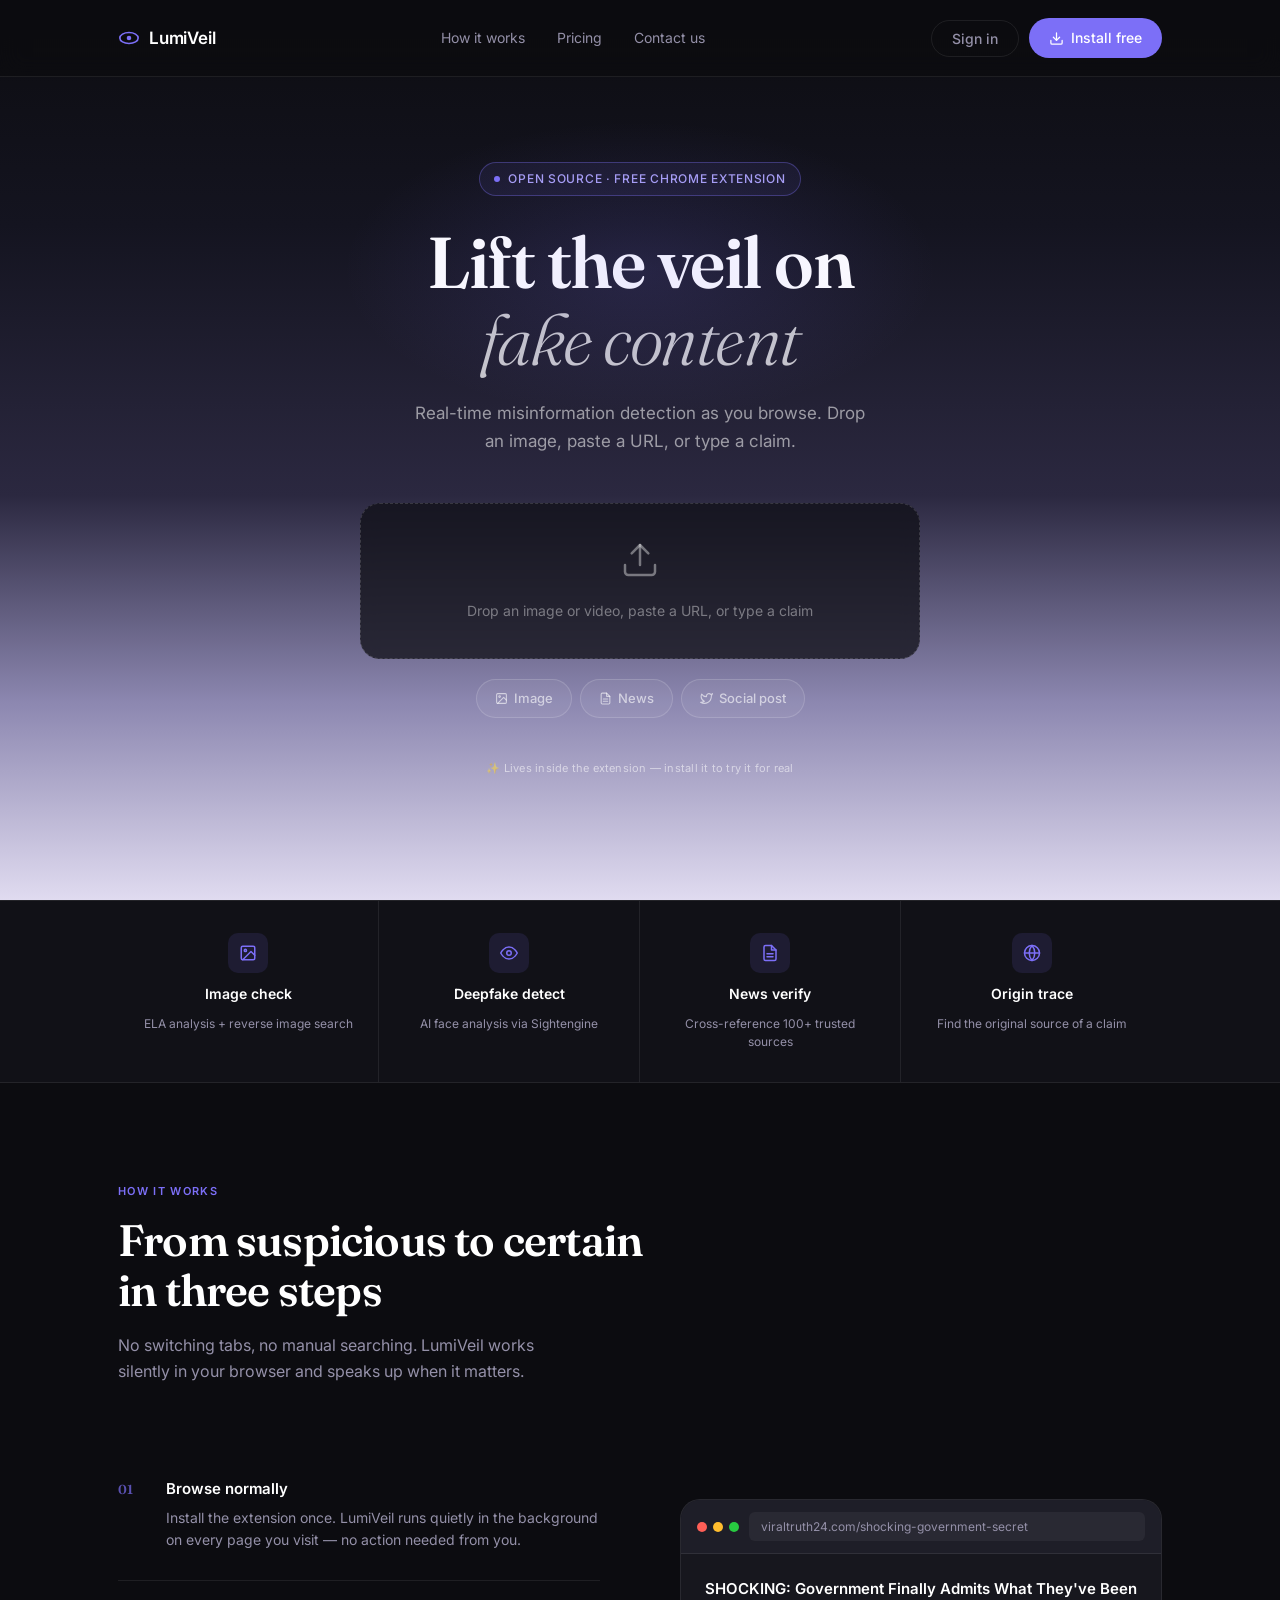
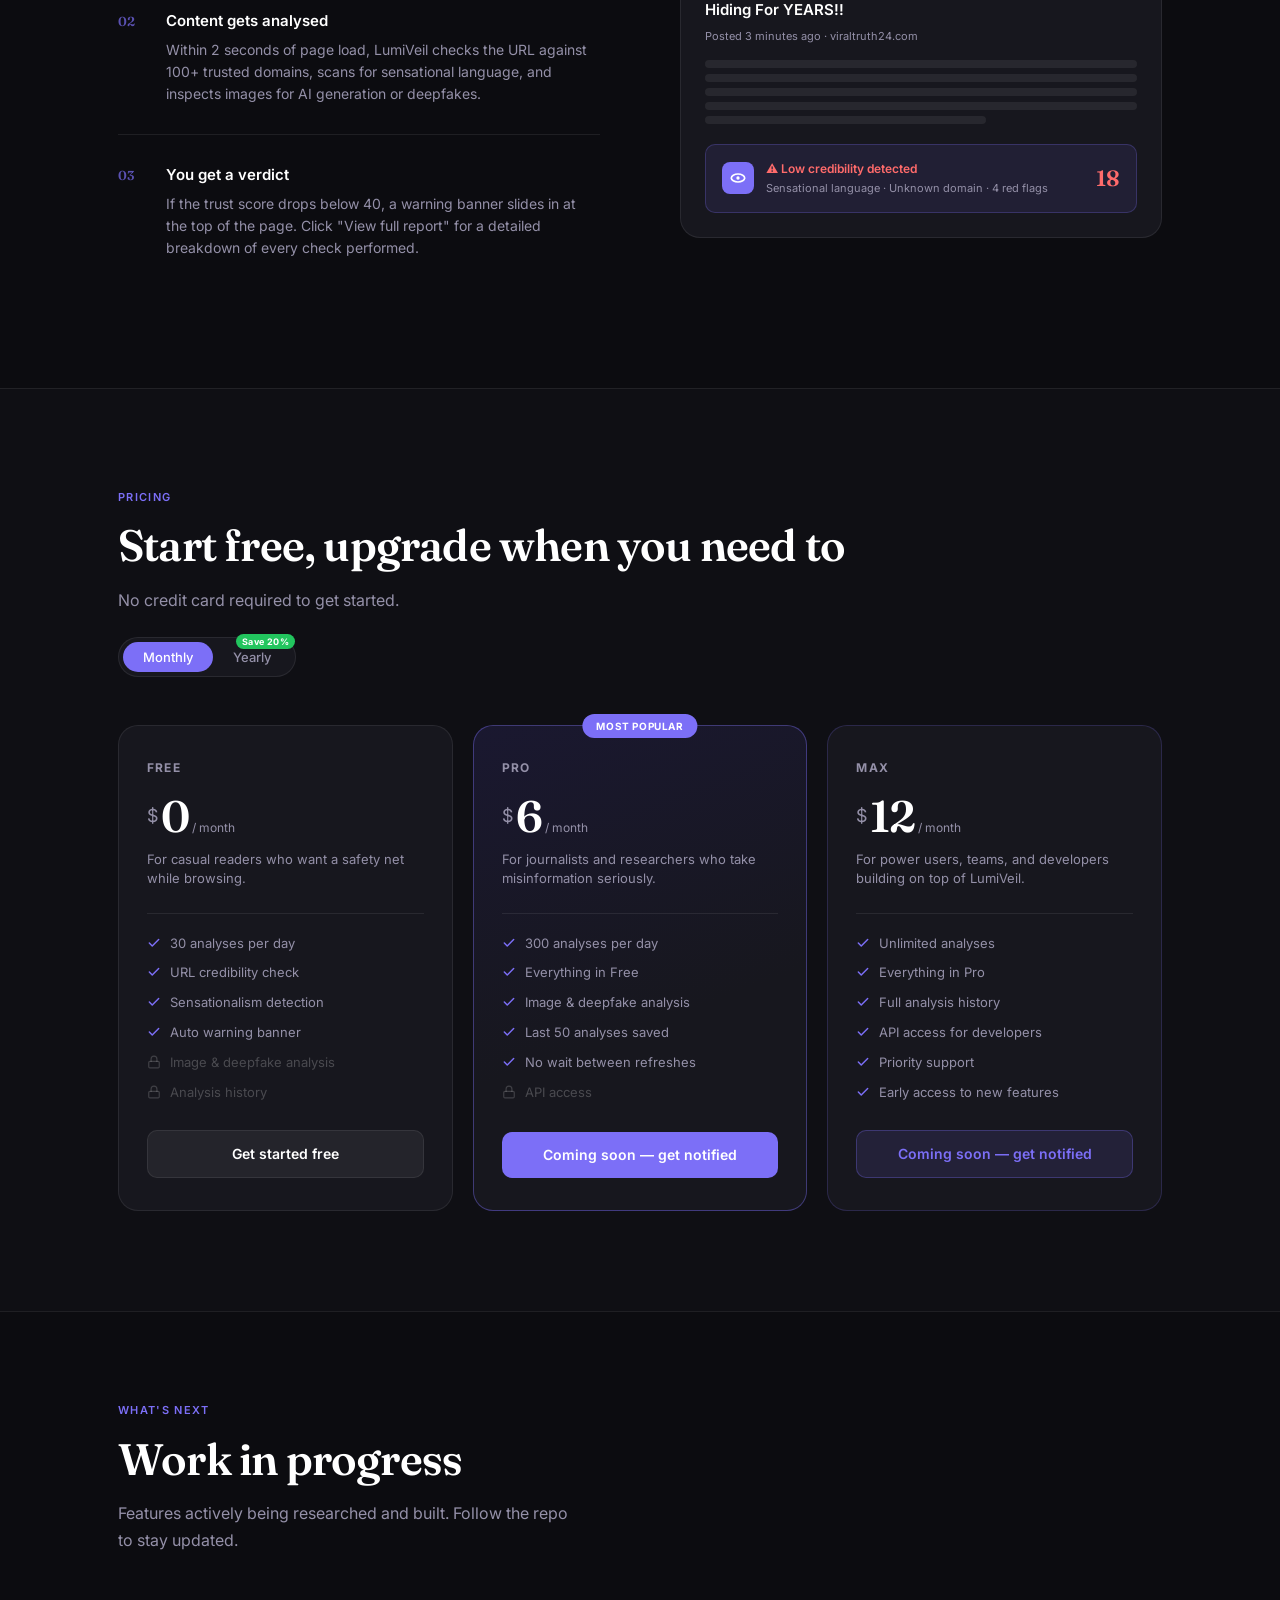
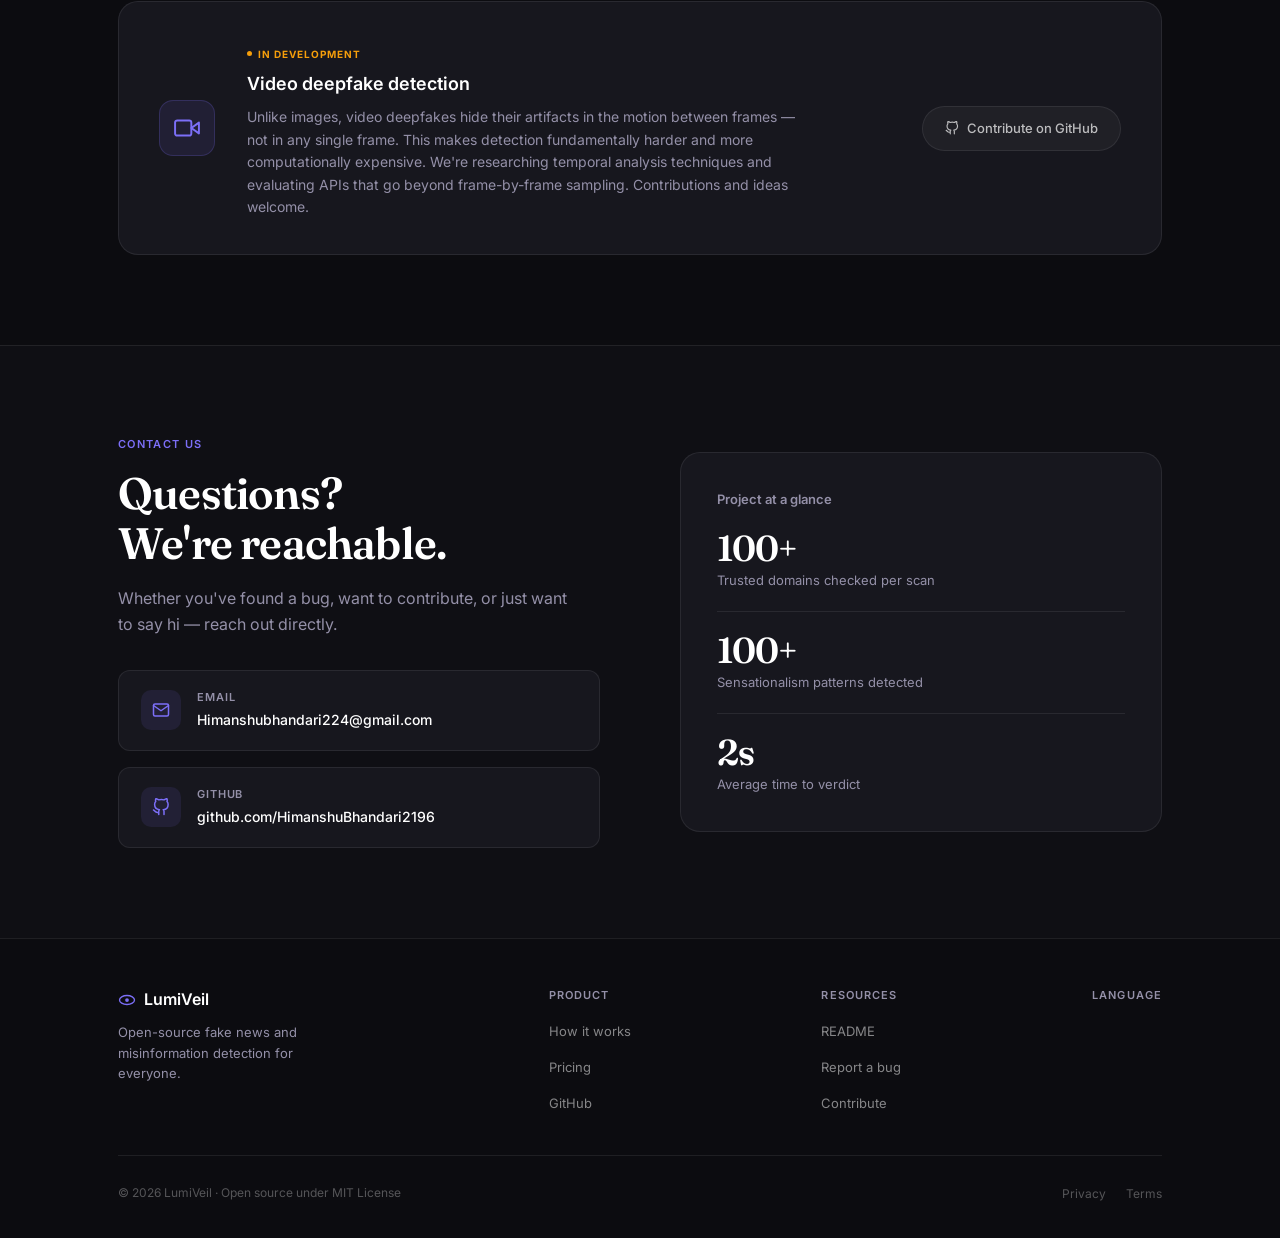
<file: index.html>
<!DOCTYPE html>
<html lang="en">
<head>
  <meta charset="UTF-8" />
  <meta name="viewport" content="width=device-width, initial-scale=1.0" />
  <title>LumiVeil — Lift the veil on fake content</title>
  <meta name="description" content="LumiVeil detects fake news, misinformation, and AI-manipulated images in real time as you browse. Free Chrome extension." />

  <link rel="preconnect" href="https://fonts.googleapis.com" />
  <link rel="preconnect" href="https://fonts.gstatic.com" crossorigin />
  <link href="https://fonts.googleapis.com/css2?family=Fraunces:ital,opsz,wght@0,9..144,300;0,9..144,600;1,9..144,300&family=Inter:wght@400;500;600&display=swap" rel="stylesheet" />

  <style>
    /* ============================================================
       TOKENS
    ============================================================ */
    :root {
      --void:      #0C0C10;
      --surface:   #17171E;
      --border:    rgba(255,255,255,0.08);
      --accent:    #7C6FF7;
      --text:      #FFFFFF;
      --muted:     #9490A8;
      --radius:    12px;
      --radius-lg: 20px;
    }

    /* ============================================================
       RESET
    ============================================================ */
    *, *::before, *::after { box-sizing: border-box; margin: 0; padding: 0; }
    html { scroll-behavior: smooth; }
    body {
      background: var(--void);
      color: var(--text);
      font-family: 'Inter', sans-serif;
      font-size: 16px;
      line-height: 1.6;
      -webkit-font-smoothing: antialiased;
    }
    a { color: inherit; text-decoration: none; }
    img { display: block; max-width: 100%; }
    button { cursor: pointer; font-family: inherit; border: none; background: none; }

    .container { max-width: 1100px; margin: 0 auto; padding: 0 28px; }
    .sr-only {
      position: absolute; width: 1px; height: 1px;
      padding: 0; margin: -1px; overflow: hidden;
      clip: rect(0,0,0,0); white-space: nowrap; border: 0;
    }

    /* ============================================================
       NAV
    ============================================================ */
    .nav {
      position: fixed; top: 0; left: 0; right: 0; z-index: 100;
      padding: 18px 0;
      background: rgba(12,12,16,0.85);
      backdrop-filter: blur(12px);
      -webkit-backdrop-filter: blur(12px);
      border-bottom: 1px solid var(--border);
    }
    .nav__inner { display: flex; align-items: center; justify-content: space-between; }
    .nav__logo {
      display: flex; align-items: center; gap: 9px;
      font-weight: 600; font-size: 17px; letter-spacing: -0.2px;
    }
    .nav__logo svg { color: var(--accent); flex-shrink: 0; }
    .nav__links { display: flex; align-items: center; gap: 32px; list-style: none; }
    .nav__links a { font-size: 14px; color: var(--muted); transition: color 0.2s; }
    .nav__links a:hover { color: var(--text); }
    .nav__cta {
      display: inline-flex; align-items: center; gap: 7px;
      padding: 9px 20px; border-radius: 100px;
      background: var(--accent); color: #fff;
      font-size: 14px; font-weight: 500;
      transition: background 0.2s, transform 0.15s;
    }
    .nav__cta:hover { background: #6A5FE0; transform: translateY(-1px); }

    .nav__signin {
      display: inline-flex; align-items: center; gap: 7px;
      padding: 9px 20px; border-radius: 100px;
      border: 1px solid var(--border);
      background: transparent; color: var(--muted);
      font-size: 14px; font-weight: 500;
      transition: all 0.2s; cursor: pointer;
    }
    .nav__signin:hover { border-color: rgba(255,255,255,0.2); color: var(--text); }

    .nav__right { display: flex; align-items: center; gap: 10px; }

    /* Logged-in state in nav */
    .nav__user {
      display: none; align-items: center; gap: 10px;
    }
    .nav__user.visible { display: flex; }
    .nav__tier {
      font-size: 11px; font-weight: 700; letter-spacing: 0.08em;
      text-transform: uppercase; padding: 4px 10px; border-radius: 100px;
      background: rgba(124,111,247,0.15); color: var(--accent);
      border: 1px solid rgba(124,111,247,0.3);
    }
    .nav__token-btn {
      display: inline-flex; align-items: center; gap: 6px;
      padding: 8px 16px; border-radius: 100px;
      border: 1px solid rgba(124,111,247,0.35);
      background: transparent; color: var(--accent);
      font-size: 13px; font-weight: 500; cursor: pointer;
      transition: all 0.2s;
    }
    .nav__token-btn:hover { background: rgba(124,111,247,0.1); }
    .nav__signout {
      font-size: 13px; color: var(--muted); cursor: pointer;
      transition: color 0.2s; background: none; border: none; padding: 0;
    }
    .nav__signout:hover { color: #EF4444; }

    /* ============================================================
       AUTH MODAL
    ============================================================ */
    .modal-overlay {
      position: fixed; inset: 0; z-index: 1000;
      background: rgba(0,0,0,0.7);
      backdrop-filter: blur(6px);
      display: flex; align-items: center; justify-content: center;
      padding: 20px;
      opacity: 0; pointer-events: none;
      transition: opacity 0.25s ease;
    }
    .modal-overlay.visible { opacity: 1; pointer-events: all; }

    .modal {
      background: #17171E;
      border: 1px solid rgba(255,255,255,0.1);
      border-radius: 20px;
      padding: 36px 32px;
      width: 100%; max-width: 400px;
      box-shadow: 0 24px 64px rgba(0,0,0,0.6);
      transform: translateY(12px);
      transition: transform 0.25s ease;
      position: relative;
    }
    .modal-overlay.visible .modal { transform: translateY(0); }

    .modal__close {
      position: absolute; top: 16px; right: 16px;
      width: 30px; height: 30px; border-radius: 50%;
      background: rgba(255,255,255,0.06);
      border: none; color: var(--muted); font-size: 16px;
      display: flex; align-items: center; justify-content: center;
      cursor: pointer; transition: all 0.2s;
    }
    .modal__close:hover { background: rgba(255,255,255,0.12); color: var(--text); }

    .modal__logo {
      display: flex; align-items: center; gap: 8px;
      font-size: 16px; font-weight: 600; margin-bottom: 6px;
    }
    .modal__logo svg { color: var(--accent); }
    .modal__subtitle { font-size: 13px; color: var(--muted); margin-bottom: 24px; }

    .modal__tabs {
      display: flex; gap: 0;
      background: rgba(255,255,255,0.04);
      border: 1px solid var(--border);
      border-radius: 10px; padding: 3px; margin-bottom: 20px;
    }
    .modal__tab {
      flex: 1; padding: 8px; border-radius: 8px;
      font-size: 13px; font-weight: 500; color: var(--muted);
      cursor: pointer; transition: all 0.2s; border: none; background: none;
      font-family: inherit;
    }
    .modal__tab.is-active { background: var(--accent); color: #fff; }

    .modal__error {
      background: rgba(239,68,68,0.08);
      border: 1px solid rgba(239,68,68,0.25);
      border-radius: 8px; padding: 10px 14px;
      font-size: 13px; color: #EF4444;
      margin-bottom: 14px; line-height: 1.5; display: none;
    }
    .modal__success {
      background: rgba(34,197,94,0.08);
      border: 1px solid rgba(34,197,94,0.25);
      border-radius: 8px; padding: 10px 14px;
      font-size: 13px; color: #22C55E;
      margin-bottom: 14px; line-height: 1.5; display: none;
    }

    .modal__form { display: flex; flex-direction: column; gap: 14px; }
    .modal__field { display: flex; flex-direction: column; gap: 6px; }
    .modal__label {
      font-size: 12px; font-weight: 600; color: var(--muted); letter-spacing: 0.04em;
    }
    .modal__input {
      background: rgba(255,255,255,0.04);
      border: 1px solid var(--border); border-radius: 10px;
      padding: 11px 14px; font-size: 14px; font-family: inherit;
      color: var(--text); outline: none; transition: border-color 0.2s;
      width: 100%;
    }
    .modal__input:focus { border-color: rgba(124,111,247,0.5); }
    .modal__input::placeholder { color: var(--muted); }

    .modal__btn {
      width: 100%; padding: 13px; border-radius: 10px;
      background: var(--accent); color: #fff; border: none;
      font-size: 14px; font-weight: 600; font-family: inherit;
      cursor: pointer; transition: background 0.2s, transform 0.15s;
      margin-top: 4px;
    }
    .modal__btn:hover { background: #6A5FE0; transform: translateY(-1px); }
    .modal__btn:disabled { opacity: 0.5; cursor: not-allowed; transform: none; }

    /* Success message shown after login/signup (and during the one-tap
       extension-connect flow) */
    .modal__token-section { display: none; }
    .modal__token-section.visible { display: block; }

    /* ============================================================
       HERO
    ============================================================ */
    .hero {
      min-height: 100vh;
      display: flex; flex-direction: column; align-items: center; justify-content: center;
      text-align: center; padding: 120px 28px 80px;
      background: linear-gradient(180deg,
        #0C0C10 0%, #141420 25%, #2B2840 55%, #8C87B0 78%, #E0DBF0 100%);
      position: relative; overflow: hidden;
    }
    .hero::before {
      content: '';
      position: absolute; top: 30%; left: 50%; transform: translate(-50%, -50%);
      width: 600px; height: 300px;
      background: radial-gradient(ellipse, rgba(124,111,247,0.15) 0%, transparent 70%);
      pointer-events: none;
    }
    .hero__eyebrow {
      display: inline-flex; align-items: center; gap: 8px;
      padding: 6px 14px; border-radius: 100px;
      border: 1px solid rgba(124,111,247,0.35);
      background: rgba(124,111,247,0.08);
      font-size: 12px; font-weight: 500; color: #A89FF5;
      letter-spacing: 0.06em; text-transform: uppercase; margin-bottom: 28px;
    }
    .hero__eyebrow span {
      width: 6px; height: 6px; border-radius: 50%; background: var(--accent);
      animation: pulse 2s infinite;
    }
    @keyframes pulse {
      0%, 100% { opacity: 1; transform: scale(1); }
      50%       { opacity: 0.5; transform: scale(0.8); }
    }
    .hero__title {
      font-family: 'Fraunces', serif;
      font-size: clamp(40px, 6vw, 72px);
      font-weight: 600; line-height: 1.08;
      letter-spacing: -1.5px; color: var(--text);
      max-width: 760px; margin: 0 auto 20px;
    }
    .hero__title em { font-style: italic; font-weight: 300; color: rgba(255,255,255,0.75); }
    .hero__sub {
      font-size: 17px; color: rgba(255,255,255,0.55);
      max-width: 460px; margin: 0 auto 48px; line-height: 1.65;
    }
    .hero__card {
      background: rgba(15,15,22,0.75);
      border: 1.5px dashed rgba(255,255,255,0.15);
      border-radius: var(--radius-lg);
      padding: 36px 28px; max-width: 560px; width: 100%;
      margin: 0 auto 20px;
      backdrop-filter: blur(8px); -webkit-backdrop-filter: blur(8px);
      pointer-events: none;
    }
    .hero__card-icon { width: 40px; height: 40px; margin: 0 auto 12px; color: rgba(255,255,255,0.4); }
    .hero__card-text { font-size: 14px; color: rgba(255,255,255,0.4); }
    .hero__toggles {
      display: flex; flex-wrap: wrap; justify-content: center;
      gap: 8px; margin-bottom: 24px;
    }
    .toggle {
      display: inline-flex; align-items: center; gap: 6px;
      padding: 8px 18px; border-radius: 100px;
      border: 1px solid rgba(255,255,255,0.15);
      background: rgba(255,255,255,0.05);
      font-size: 13px; font-weight: 500; color: rgba(255,255,255,0.6);
      pointer-events: none;
    }
    .toggle.is-active { background: var(--text); color: var(--void); border-color: var(--text); }

    .hero__showcase-note {
      font-size: 11px; color: rgba(255,255,255,0.55);
      margin-top: 18px; letter-spacing: 0.02em;
    }
    .hero__analyze {
      display: inline-flex; align-items: center; gap: 9px;
      padding: 14px 30px; border-radius: 100px;
      background: rgba(20,20,30,0.85);
      border: 1px solid rgba(255,255,255,0.18);
      color: rgba(255,255,255,0.85); font-size: 15px; font-weight: 500;
      backdrop-filter: blur(4px); transition: all 0.2s;
    }
    .hero__analyze:hover {
      background: rgba(40,38,65,0.9);
      border-color: rgba(124,111,247,0.5); color: #fff; transform: translateY(-1px);
    }

    /* ============================================================
       FEATURE STRIP
    ============================================================ */
    .features {
      background: #111117;
      border-top: 1px solid var(--border);
      border-bottom: 1px solid var(--border);
    }
    .features__grid { display: grid; grid-template-columns: repeat(4, 1fr); }
    .feature {
      padding: 32px 24px;
      border-right: 1px solid var(--border);
      display: flex; flex-direction: column; align-items: center;
      text-align: center; gap: 10px; transition: background 0.2s;
    }
    .feature:last-child { border-right: none; }
    .feature:hover { background: rgba(255,255,255,0.02); }
    .feature__icon {
      width: 40px; height: 40px; border-radius: 10px;
      background: rgba(124,111,247,0.12);
      display: flex; align-items: center; justify-content: center; color: var(--accent);
    }
    .feature__name { font-size: 14px; font-weight: 600; color: var(--text); }
    .feature__desc { font-size: 12px; color: var(--muted); line-height: 1.45; }

    /* ============================================================
       HOW IT WORKS
    ============================================================ */
    .how { padding: 100px 0; background: var(--void); }
    .section-label {
      font-size: 11px; font-weight: 600; letter-spacing: 0.12em;
      text-transform: uppercase; color: var(--accent); margin-bottom: 14px;
    }
    .section-title {
      font-family: 'Fraunces', serif;
      font-size: clamp(28px, 4vw, 44px);
      font-weight: 600; letter-spacing: -0.8px; line-height: 1.15; margin-bottom: 16px;
    }
    .section-sub { font-size: 16px; color: var(--muted); max-width: 460px; line-height: 1.65; }
    .how__layout {
      display: grid; grid-template-columns: 1fr 1fr;
      gap: 80px; align-items: center; margin-top: 64px;
    }
    .how__steps { display: flex; flex-direction: column; gap: 0; }
    .step {
      display: flex; gap: 20px; padding: 28px 0;
      border-bottom: 1px solid var(--border);
    }
    .step:last-child { border-bottom: none; }
    .step__num {
      font-family: 'Fraunces', serif; font-size: 13px;
      font-weight: 600; color: var(--accent); opacity: 0.7;
      min-width: 28px; padding-top: 2px;
    }
    .step__title { font-size: 15px; font-weight: 600; color: var(--text); margin-bottom: 6px; }
    .step__desc { font-size: 14px; color: var(--muted); line-height: 1.6; }
    .how__visual {
      background: var(--surface); border-radius: var(--radius-lg);
      border: 1px solid var(--border); overflow: hidden;
    }
    .mock-browser__bar {
      background: #1E1E28; padding: 12px 16px;
      display: flex; align-items: center; gap: 10px;
      border-bottom: 1px solid var(--border);
    }
    .mock-browser__dots { display: flex; gap: 6px; }
    .mock-browser__dot { width: 10px; height: 10px; border-radius: 50%; }
    .mock-browser__dot:nth-child(1) { background: #FF5F57; }
    .mock-browser__dot:nth-child(2) { background: #FFBD2E; }
    .mock-browser__dot:nth-child(3) { background: #28CA41; }
    .mock-browser__url {
      flex: 1; background: rgba(255,255,255,0.05); border-radius: 6px;
      padding: 5px 12px; font-size: 12px; color: var(--muted);
    }
    .mock-browser__body { padding: 24px; }
    .mock-article__headline { font-size: 15px; font-weight: 600; color: var(--text); margin-bottom: 8px; line-height: 1.4; }
    .mock-article__meta { font-size: 11px; color: var(--muted); margin-bottom: 14px; }
    .mock-article__lines { display: flex; flex-direction: column; gap: 6px; margin-bottom: 20px; }
    .mock-article__line { height: 8px; background: rgba(255,255,255,0.07); border-radius: 4px; }
    .mock-article__line:last-child { width: 65%; }
    .mock-banner {
      border-radius: 10px; background: rgba(124,111,247,0.1);
      border: 1px solid rgba(124,111,247,0.25);
      padding: 14px 16px; display: flex; align-items: center; gap: 12px;
    }
    .mock-banner__icon {
      width: 32px; height: 32px; border-radius: 8px; background: var(--accent);
      display: flex; align-items: center; justify-content: center;
      flex-shrink: 0; color: #fff;
    }
    .mock-banner__verdict { font-size: 12px; font-weight: 600; color: #FF6B6B; margin-bottom: 2px; }
    .mock-banner__sub { font-size: 11px; color: var(--muted); }
    .mock-banner__score {
      margin-left: auto; font-family: 'Fraunces', serif;
      font-size: 22px; font-weight: 600; color: #FF6B6B;
    }

    /* ============================================================
       PRICING
    ============================================================ */
    .pricing { padding: 100px 0; background: #0F0F14; border-top: 1px solid var(--border); }
    .pricing__header { margin-bottom: 40px; }

    /* Monthly / Yearly toggle */
    .billing-toggle {
      display: inline-flex; align-items: center; gap: 0;
      background: var(--surface); border: 1px solid var(--border);
      border-radius: 100px; padding: 4px; margin-top: 24px;
    }
    .billing-toggle__btn {
      padding: 7px 20px; border-radius: 100px;
      font-size: 13px; font-weight: 500; color: var(--muted);
      transition: all 0.2s; position: relative;
    }
    .billing-toggle__btn.is-active { background: var(--accent); color: #fff; }
    .billing-toggle__save {
      position: absolute; top: -8px; right: -4px;
      background: #22C55E; color: #fff;
      font-size: 9px; font-weight: 700; letter-spacing: 0.04em;
      padding: 2px 6px; border-radius: 100px; white-space: nowrap;
    }

    .pricing__grid {
      display: grid; grid-template-columns: repeat(3, 1fr);
      gap: 20px; margin-top: 48px;
    }
    .plan {
      background: var(--surface); border: 1px solid var(--border);
      border-radius: var(--radius-lg); padding: 32px 28px;
      position: relative; transition: border-color 0.2s;
      display: flex; flex-direction: column;
    }
    .plan:hover { border-color: rgba(124,111,247,0.3); }
    .plan--pro {
      border-color: rgba(124,111,247,0.4);
      background: linear-gradient(160deg, #1A1830 0%, #17171E 60%);
    }
    .plan--max {
      border-color: rgba(124,111,247,0.2);
    }
    .plan__badge {
      position: absolute; top: -12px; left: 50%; transform: translateX(-50%);
      background: var(--accent); color: #fff;
      font-size: 10px; font-weight: 700; letter-spacing: 0.06em; text-transform: uppercase;
      padding: 4px 14px; border-radius: 100px; white-space: nowrap;
    }
    .plan__name {
      font-size: 12px; font-weight: 700; letter-spacing: 0.1em;
      text-transform: uppercase; color: var(--muted); margin-bottom: 16px;
    }
    .plan__price {
      display: flex; align-items: baseline; gap: 3px; margin-bottom: 4px;
    }
    .plan__price-currency { font-size: 18px; color: var(--muted); align-self: flex-start; padding-top: 8px; }
    .plan__price-amount {
      font-family: 'Fraunces', serif; font-size: 44px; font-weight: 600;
      letter-spacing: -1px; color: var(--text); line-height: 1;
      transition: all 0.3s;
    }
    .plan__price-period { font-size: 12px; color: var(--muted); }
    .plan__tagline { font-size: 13px; color: var(--muted); margin-bottom: 24px; line-height: 1.5; margin-top: 8px; }
    .plan__divider { height: 1px; background: var(--border); margin-bottom: 20px; }
    .plan__features {
      list-style: none; display: flex; flex-direction: column; gap: 11px;
      margin-bottom: 28px; flex: 1;
    }
    .plan__feature {
      display: flex; align-items: flex-start; gap: 9px;
      font-size: 13px; color: var(--muted); line-height: 1.45;
    }
    .plan__feature svg { flex-shrink: 0; margin-top: 2px; color: var(--accent); }
    .plan__feature--locked svg { color: rgba(255,255,255,0.18); }
    .plan__feature--locked { color: rgba(255,255,255,0.22); }
    .plan__btn {
      display: block; width: 100%; padding: 12px; border-radius: 10px;
      text-align: center; font-size: 14px; font-weight: 600; transition: all 0.2s;
      margin-top: auto;
    }
    .plan__btn--free {
      background: rgba(255,255,255,0.06); color: var(--text);
      border: 1px solid var(--border);
    }
    .plan__btn--free:hover { background: rgba(255,255,255,0.1); }
    .plan__btn--pro { background: var(--accent); color: #fff; }
    .plan__btn--pro:hover { background: #6A5FE0; transform: translateY(-1px); }
    .plan__btn--max {
      background: rgba(124,111,247,0.12); color: var(--accent);
      border: 1px solid rgba(124,111,247,0.3);
    }
    .plan__btn--max:hover { background: rgba(124,111,247,0.2); }

    /* ============================================================
       WHAT'S NEXT — WIP SECTION
    ============================================================ */
    .whats-next { padding: 90px 0; background: var(--void); border-top: 1px solid var(--border); }
    .whats-next__header { margin-bottom: 48px; }
    .wip-card {
      background: var(--surface);
      border: 1px solid var(--border);
      border-radius: var(--radius-lg);
      padding: 36px 40px;
      display: grid; grid-template-columns: auto 1fr auto;
      align-items: center; gap: 32px;
      transition: border-color 0.2s;
    }
    .wip-card:hover { border-color: rgba(124,111,247,0.3); }
    .wip-card__icon {
      width: 56px; height: 56px; border-radius: 14px;
      background: rgba(124,111,247,0.1);
      border: 1px solid rgba(124,111,247,0.2);
      display: flex; align-items: center; justify-content: center;
      color: var(--accent); flex-shrink: 0;
    }
    .wip-card__body {}
    .wip-card__label {
      display: inline-flex; align-items: center; gap: 6px;
      font-size: 10px; font-weight: 700; letter-spacing: 0.1em;
      text-transform: uppercase; color: #F59E0B; margin-bottom: 8px;
    }
    .wip-card__label-dot {
      width: 5px; height: 5px; border-radius: 50%; background: #F59E0B;
      animation: pulse 2s infinite;
    }
    .wip-card__title { font-size: 18px; font-weight: 600; color: var(--text); margin-bottom: 8px; }
    .wip-card__desc { font-size: 14px; color: var(--muted); line-height: 1.6; max-width: 560px; }
    .wip-card__cta {
      display: inline-flex; align-items: center; gap: 8px;
      padding: 11px 22px; border-radius: 100px;
      border: 1px solid var(--border);
      background: rgba(255,255,255,0.04);
      font-size: 13px; font-weight: 500; color: rgba(255,255,255,0.7);
      white-space: nowrap; transition: all 0.2s; flex-shrink: 0;
    }
    .wip-card__cta:hover { background: rgba(255,255,255,0.08); color: #fff; border-color: rgba(255,255,255,0.2); }

    /* ============================================================
       CONTACT
    ============================================================ */
    .contact { padding: 90px 0; background: #0F0F14; border-top: 1px solid var(--border); }
    .contact__inner {
      display: grid; grid-template-columns: 1fr 1fr; gap: 80px; align-items: center;
    }
    .contact__links { display: flex; flex-direction: column; gap: 16px; margin-top: 32px; }
    .contact__link {
      display: flex; align-items: center; gap: 16px;
      padding: 18px 22px; border-radius: var(--radius);
      border: 1px solid var(--border); background: var(--surface);
      transition: all 0.2s;
    }
    .contact__link:hover { border-color: rgba(124,111,247,0.35); transform: translateX(4px); }
    .contact__link-icon {
      width: 40px; height: 40px; border-radius: 10px;
      background: rgba(124,111,247,0.1);
      display: flex; align-items: center; justify-content: center;
      color: var(--accent); flex-shrink: 0;
    }
    .contact__link-body {}
    .contact__link-label { font-size: 11px; font-weight: 600; letter-spacing: 0.08em; text-transform: uppercase; color: var(--muted); margin-bottom: 3px; }
    .contact__link-value { font-size: 14px; font-weight: 500; color: var(--text); }
    .contact__visual {
      background: var(--surface); border: 1px solid var(--border);
      border-radius: var(--radius-lg); padding: 36px;
      display: flex; flex-direction: column; gap: 20px;
    }
    .contact__visual-title { font-size: 13px; font-weight: 600; color: var(--muted); }
    .contact__stat { display: flex; flex-direction: column; gap: 4px; }
    .contact__stat-num {
      font-family: 'Fraunces', serif; font-size: 36px; font-weight: 600;
      color: var(--text); letter-spacing: -1px; line-height: 1;
    }
    .contact__stat-label { font-size: 13px; color: var(--muted); }
    .contact__stat-divider { height: 1px; background: var(--border); }

    /* ============================================================
       FOOTER
    ============================================================ */
    .footer { background: var(--void); border-top: 1px solid var(--border); padding: 48px 0 32px; }
    .footer__inner {
      display: flex; align-items: flex-start; justify-content: space-between;
      gap: 40px; flex-wrap: wrap; margin-bottom: 40px;
    }
    .footer__logo {
      display: flex; align-items: center; gap: 8px;
      font-weight: 600; font-size: 16px; margin-bottom: 10px;
    }
    .footer__logo svg { color: var(--accent); }
    .footer__tagline { font-size: 13px; color: var(--muted); max-width: 240px; line-height: 1.55; }
    .footer__links-title {
      font-size: 11px; font-weight: 600; letter-spacing: 0.1em;
      text-transform: uppercase; color: var(--muted); margin-bottom: 14px;
    }
    .footer__links { list-style: none; display: flex; flex-direction: column; gap: 10px; }
    .footer__links a { font-size: 13px; color: rgba(255,255,255,0.5); transition: color 0.2s; }
    .footer__links a:hover { color: var(--text); }
    .footer__translate { display: flex; flex-direction: column; gap: 10px; }
    .footer__translate-label {
      font-size: 11px; font-weight: 600; letter-spacing: 0.1em;
      text-transform: uppercase; color: var(--muted);
    }
    .footer__bottom {
      border-top: 1px solid var(--border); padding-top: 24px;
      display: flex; align-items: center; justify-content: space-between;
      flex-wrap: wrap; gap: 12px;
    }
    .footer__copy { font-size: 12px; color: rgba(255,255,255,0.3); }
    .footer__legal { display: flex; gap: 20px; list-style: none; }
    .footer__legal a { font-size: 12px; color: rgba(255,255,255,0.3); transition: color 0.2s; }
    .footer__legal a:hover { color: rgba(255,255,255,0.6); }

    /* Google Translate */
    .skiptranslate { display: none !important; }
    body { top: 0 !important; }

    /* ============================================================
       RESPONSIVE
    ============================================================ */
    @media (max-width: 900px) {
      .pricing__grid { grid-template-columns: 1fr; max-width: 400px; margin-left: auto; margin-right: auto; }
      .how__layout { grid-template-columns: 1fr; gap: 40px; }
      .contact__inner { grid-template-columns: 1fr; gap: 40px; }
      .wip-card { grid-template-columns: auto 1fr; }
      .wip-card__cta { grid-column: 1 / -1; justify-self: start; }
    }
    @media (max-width: 768px) {
      .nav__links { display: none; }
      .features__grid { grid-template-columns: repeat(2, 1fr); }
      .feature:nth-child(2) { border-right: none; }
      .feature:nth-child(3) { border-right: 1px solid var(--border); border-top: 1px solid var(--border); }
      .feature:nth-child(4) { border-right: none; border-top: 1px solid var(--border); }
      .footer__inner { flex-direction: column; }
      .footer__bottom { flex-direction: column; align-items: flex-start; }
      .wip-card { grid-template-columns: 1fr; }
    }
    @media (prefers-reduced-motion: reduce) {
      *, *::before, *::after { animation-duration: 0.01ms !important; transition-duration: 0.01ms !important; }
    }
  </style>
</head>
<body>

  <!-- NAV -->
  <header class="nav" role="banner">
    <div class="container nav__inner">
      <a href="#" class="nav__logo" aria-label="LumiVeil home">
        <svg width="22" height="22" viewBox="0 0 24 24" fill="none" stroke="currentColor" stroke-width="1.8" stroke-linecap="round" stroke-linejoin="round" aria-hidden="true">
          <ellipse cx="12" cy="12" rx="10" ry="6"/>
          <circle cx="12" cy="12" r="2.5" fill="currentColor" stroke="none"/>
        </svg>
        LumiVeil
      </a>
      <nav aria-label="Main navigation">
        <ul class="nav__links">
          <li><a href="#how-it-works">How it works</a></li>
          <li><a href="#pricing">Pricing</a></li>
          <li><a href="#contact">Contact us</a></li>
        </ul>
      </nav>
      <div class="nav__right">
        <!-- Logged-out state -->
        <div id="navLoggedOut" style="display:flex; align-items:center; gap:10px;">
          <button class="nav__signin" id="navSignInBtn">Sign in</button>
          <a href="https://github.com/HimanshuBhandari2196/LumiVeil/archive/refs/heads/main.zip" class="nav__cta" title="Downloads the full source as a .zip — after unzipping, load the 'extension' folder via chrome://extensions">
            <svg width="15" height="15" viewBox="0 0 24 24" fill="none" stroke="currentColor" stroke-width="2" stroke-linecap="round" stroke-linejoin="round" aria-hidden="true"><path d="M21 15v4a2 2 0 01-2 2H5a2 2 0 01-2-2v-4"/><polyline points="7 10 12 15 17 10"/><line x1="12" y1="15" x2="12" y2="3"/></svg>
            Install free
          </a>
        </div>
        <!-- Logged-in state -->
        <div class="nav__user" id="navLoggedIn">
          <span class="nav__tier" id="navTierBadge">free</span>
          <div style="position:relative;">
            <button class="nav__signout" id="navProfileBtn" style="color:var(--muted);border:1px solid var(--border);border-radius:100px;padding:6px 12px;font-size:12px;background:transparent;cursor:pointer;transition:all 0.2s;" onmouseover="document.getElementById('profileDropdown').style.display='block'" >Account ▾</button>
            <div id="profileDropdown" style="display:none;position:absolute;right:0;top:100%;margin-top:6px;background:#17171E;border:1px solid rgba(255,255,255,0.1);border-radius:10px;padding:6px;min-width:180px;z-index:999;box-shadow:0 8px 24px rgba(0,0,0,0.4);" onmouseleave="this.style.display='none'">
              <a href="https://github.com/HimanshuBhandari2196/LumiVeil/archive/refs/heads/main.zip" title="Downloads the full source as a .zip — after unzipping, load the 'extension' folder via chrome://extensions" style="display:block;width:100%;text-align:left;background:none;border:none;color:#9490A8;font-size:13px;font-family:inherit;padding:8px 12px;border-radius:7px;cursor:pointer;transition:background 0.15s;text-decoration:none;box-sizing:border-box;" onmouseover="this.style.background='rgba(255,255,255,0.05)'" onmouseout="this.style.background='none'">Install extension</a>
              <div style="height:1px;background:rgba(255,255,255,0.06);margin:4px 0;"></div>
              <button id="navSignOutBtn" style="display:block;width:100%;text-align:left;background:none;border:none;color:#9490A8;font-size:13px;font-family:inherit;padding:8px 12px;border-radius:7px;cursor:pointer;transition:background 0.15s;" onmouseover="this.style.background='rgba(255,255,255,0.05)'" onmouseout="this.style.background='none'">Sign out</button>
              <div style="height:1px;background:rgba(255,255,255,0.06);margin:4px 0;"></div>
              <button id="deleteAccountBtn" style="display:block;width:100%;text-align:left;background:none;border:none;color:#EF4444;font-size:13px;font-family:inherit;padding:8px 12px;border-radius:7px;cursor:pointer;transition:background 0.15s;" onmouseover="this.style.background='rgba(239,68,68,0.08)'" onmouseout="this.style.background='none'">Delete account</button>
            </div>
          </div>
        </div>
      </div>
    </div>
  </header>

  <main>

    <!-- HERO -->
    <section class="hero" aria-labelledby="hero-title">
      <div class="hero__eyebrow">
        <span aria-hidden="true"></span>
        Open source · Free Chrome extension
      </div>
      <h1 class="hero__title" id="hero-title">
        Lift the veil on<br><em>fake content</em>
      </h1>
      <p class="hero__sub">
        Real-time misinformation detection as you browse. Drop an image, paste a URL, or type a claim.
      </p>
      <div class="hero__card" role="img" aria-label="Content input area showcase">
        <svg class="hero__card-icon" viewBox="0 0 24 24" fill="none" stroke="currentColor" stroke-width="1.5" stroke-linecap="round" stroke-linejoin="round" aria-hidden="true">
          <path d="M21 15v4a2 2 0 01-2 2H5a2 2 0 01-2-2v-4"/>
          <polyline points="17 8 12 3 7 8"/>
          <line x1="12" y1="3" x2="12" y2="15"/>
        </svg>
        <p class="hero__card-text">Drop an image or video, paste a URL, or type a claim</p>
      </div>
      <div class="hero__toggles" role="group" aria-label="Content types supported">
        <span class="toggle" aria-hidden="true">
          <svg width="13" height="13" viewBox="0 0 24 24" fill="none" stroke="currentColor" stroke-width="2" stroke-linecap="round" stroke-linejoin="round" aria-hidden="true"><rect x="3" y="3" width="18" height="18" rx="2"/><circle cx="8.5" cy="8.5" r="1.5"/><polyline points="21 15 16 10 5 21"/></svg>
          Image
        </span>
        <span class="toggle" aria-hidden="true">
          <svg width="13" height="13" viewBox="0 0 24 24" fill="none" stroke="currentColor" stroke-width="2" stroke-linecap="round" stroke-linejoin="round" aria-hidden="true"><path d="M14 2H6a2 2 0 00-2 2v16a2 2 0 002 2h12a2 2 0 002-2V8z"/><polyline points="14 2 14 8 20 8"/><line x1="16" y1="13" x2="8" y2="13"/><line x1="16" y1="17" x2="8" y2="17"/></svg>
          News
        </span>
        <span class="toggle" aria-hidden="true">
          <svg width="13" height="13" viewBox="0 0 24 24" fill="none" stroke="currentColor" stroke-width="2" stroke-linecap="round" stroke-linejoin="round" aria-hidden="true"><path d="M23 3a10.9 10.9 0 01-3.14 1.53 4.48 4.48 0 00-7.86 3v1A10.66 10.66 0 013 4s-4 9 5 13a11.64 11.64 0 01-7 2c9 5 20 0 20-11.5a4.5 4.5 0 00-.08-.83A7.72 7.72 0 0023 3z"/></svg>
          Social post
        </span>
      </div>
      <p class="hero__showcase-note">✨ Lives inside the extension — install it to try it for real</p>
    </section>

    <!-- FEATURE STRIP -->
    <section class="features" aria-label="Core capabilities">
      <div class="container">
        <div class="features__grid">
          <div class="feature">
            <div class="feature__icon" aria-hidden="true">
              <svg width="18" height="18" viewBox="0 0 24 24" fill="none" stroke="currentColor" stroke-width="2" stroke-linecap="round" stroke-linejoin="round"><rect x="3" y="3" width="18" height="18" rx="2"/><circle cx="8.5" cy="8.5" r="1.5"/><polyline points="21 15 16 10 5 21"/></svg>
            </div>
            <div class="feature__name">Image check</div>
            <div class="feature__desc">ELA analysis + reverse image search</div>
          </div>
          <div class="feature">
            <div class="feature__icon" aria-hidden="true">
              <svg width="18" height="18" viewBox="0 0 24 24" fill="none" stroke="currentColor" stroke-width="2" stroke-linecap="round" stroke-linejoin="round"><path d="M1 12s4-8 11-8 11 8 11 8-4 8-11 8-11-8-11-8z"/><circle cx="12" cy="12" r="3"/></svg>
            </div>
            <div class="feature__name">Deepfake detect</div>
            <div class="feature__desc">AI face analysis via Sightengine</div>
          </div>
          <div class="feature">
            <div class="feature__icon" aria-hidden="true">
              <svg width="18" height="18" viewBox="0 0 24 24" fill="none" stroke="currentColor" stroke-width="2" stroke-linecap="round" stroke-linejoin="round"><path d="M14 2H6a2 2 0 00-2 2v16a2 2 0 002 2h12a2 2 0 002-2V8z"/><polyline points="14 2 14 8 20 8"/><line x1="16" y1="13" x2="8" y2="13"/><line x1="16" y1="17" x2="8" y2="17"/></svg>
            </div>
            <div class="feature__name">News verify</div>
            <div class="feature__desc">Cross-reference 100+ trusted sources</div>
          </div>
          <div class="feature">
            <div class="feature__icon" aria-hidden="true">
              <svg width="18" height="18" viewBox="0 0 24 24" fill="none" stroke="currentColor" stroke-width="2" stroke-linecap="round" stroke-linejoin="round"><circle cx="12" cy="12" r="10"/><line x1="2" y1="12" x2="22" y2="12"/><path d="M12 2a15.3 15.3 0 010 20M12 2a15.3 15.3 0 000 20"/></svg>
            </div>
            <div class="feature__name">Origin trace</div>
            <div class="feature__desc">Find the original source of a claim</div>
          </div>
        </div>
      </div>
    </section>

    <!-- HOW IT WORKS -->
    <section class="how" id="how-it-works" aria-labelledby="how-title">
      <div class="container">
        <p class="section-label">How it works</p>
        <h2 class="section-title" id="how-title">From suspicious to certain<br>in three steps</h2>
        <p class="section-sub">No switching tabs, no manual searching. LumiVeil works silently in your browser and speaks up when it matters.</p>
        <div class="how__layout">
          <div class="how__steps">
            <div class="step">
              <span class="step__num">01</span>
              <div>
                <div class="step__title">Browse normally</div>
                <div class="step__desc">Install the extension once. LumiVeil runs quietly in the background on every page you visit — no action needed from you.</div>
              </div>
            </div>
            <div class="step">
              <span class="step__num">02</span>
              <div>
                <div class="step__title">Content gets analysed</div>
                <div class="step__desc">Within 2 seconds of page load, LumiVeil checks the URL against 100+ trusted domains, scans for sensational language, and inspects images for AI generation or deepfakes.</div>
              </div>
            </div>
            <div class="step">
              <span class="step__num">03</span>
              <div>
                <div class="step__title">You get a verdict</div>
                <div class="step__desc">If the trust score drops below 40, a warning banner slides in at the top of the page. Click "View full report" for a detailed breakdown of every check performed.</div>
              </div>
            </div>
          </div>
          <div class="how__visual" aria-hidden="true">
            <div class="mock-browser__bar">
              <div class="mock-browser__dots">
                <div class="mock-browser__dot"></div>
                <div class="mock-browser__dot"></div>
                <div class="mock-browser__dot"></div>
              </div>
              <div class="mock-browser__url">viraltruth24.com/shocking-government-secret</div>
            </div>
            <div class="mock-browser__body">
              <div class="mock-article__headline">SHOCKING: Government Finally Admits What They've Been Hiding For YEARS!!</div>
              <div class="mock-article__meta">Posted 3 minutes ago · viraltruth24.com</div>
              <div class="mock-article__lines">
                <div class="mock-article__line"></div>
                <div class="mock-article__line"></div>
                <div class="mock-article__line"></div>
                <div class="mock-article__line"></div>
                <div class="mock-article__line"></div>
              </div>
              <div class="mock-banner">
                <div class="mock-banner__icon">
                  <svg width="16" height="16" viewBox="0 0 24 24" fill="none" stroke="currentColor" stroke-width="2.5" stroke-linecap="round" stroke-linejoin="round"><ellipse cx="12" cy="12" rx="10" ry="6"/><circle cx="12" cy="12" r="2.5" fill="currentColor" stroke="none"/></svg>
                </div>
                <div class="mock-banner__text">
                  <div class="mock-banner__verdict">⚠️ Low credibility detected</div>
                  <div class="mock-banner__sub">Sensational language · Unknown domain · 4 red flags</div>
                </div>
                <div class="mock-banner__score">18</div>
              </div>
            </div>
          </div>
        </div>
      </div>
    </section>

    <!-- PRICING -->
    <section class="pricing" id="pricing" aria-labelledby="pricing-title">
      <div class="container">
        <div class="pricing__header">
          <p class="section-label">Pricing</p>
          <h2 class="section-title" id="pricing-title">Start free, upgrade when you need to</h2>
          <p class="section-sub">No credit card required to get started.</p>
          <div class="billing-toggle" role="group" aria-label="Billing period">
            <button class="billing-toggle__btn is-active" onclick="setBilling('monthly', this)" aria-pressed="true">Monthly</button>
            <button class="billing-toggle__btn" onclick="setBilling('yearly', this)" aria-pressed="false">
              Yearly
              <span class="billing-toggle__save">Save 20%</span>
            </button>
          </div>
        </div>
        <div class="pricing__grid">

          <!-- Free -->
          <div class="plan">
            <div class="plan__name">Free</div>
            <div class="plan__price">
              <span class="plan__price-currency">$</span>
              <span class="plan__price-amount" id="price-free">0</span>
              <span class="plan__price-period" id="period-free">/ month</span>
            </div>
            <p class="plan__tagline">For casual readers who want a safety net while browsing.</p>
            <div class="plan__divider"></div>
            <ul class="plan__features">
              <li class="plan__feature">
                <svg width="14" height="14" viewBox="0 0 24 24" fill="none" stroke="currentColor" stroke-width="2.5" stroke-linecap="round" stroke-linejoin="round" aria-hidden="true"><polyline points="20 6 9 17 4 12"/></svg>
                30 analyses per day
              </li>
              <li class="plan__feature">
                <svg width="14" height="14" viewBox="0 0 24 24" fill="none" stroke="currentColor" stroke-width="2.5" stroke-linecap="round" stroke-linejoin="round" aria-hidden="true"><polyline points="20 6 9 17 4 12"/></svg>
                URL credibility check
              </li>
              <li class="plan__feature">
                <svg width="14" height="14" viewBox="0 0 24 24" fill="none" stroke="currentColor" stroke-width="2.5" stroke-linecap="round" stroke-linejoin="round" aria-hidden="true"><polyline points="20 6 9 17 4 12"/></svg>
                Sensationalism detection
              </li>
              <li class="plan__feature">
                <svg width="14" height="14" viewBox="0 0 24 24" fill="none" stroke="currentColor" stroke-width="2.5" stroke-linecap="round" stroke-linejoin="round" aria-hidden="true"><polyline points="20 6 9 17 4 12"/></svg>
                Auto warning banner
              </li>
              <li class="plan__feature plan__feature--locked">
                <svg width="14" height="14" viewBox="0 0 24 24" fill="none" stroke="currentColor" stroke-width="2" stroke-linecap="round" stroke-linejoin="round" aria-hidden="true"><rect x="3" y="11" width="18" height="11" rx="2"/><path d="M7 11V7a5 5 0 0110 0v4"/></svg>
                Image &amp; deepfake analysis
              </li>
              <li class="plan__feature plan__feature--locked">
                <svg width="14" height="14" viewBox="0 0 24 24" fill="none" stroke="currentColor" stroke-width="2" stroke-linecap="round" stroke-linejoin="round" aria-hidden="true"><rect x="3" y="11" width="18" height="11" rx="2"/><path d="M7 11V7a5 5 0 0110 0v4"/></svg>
                Analysis history
              </li>
            </ul>
            <a href="https://github.com/HimanshuBhandari2196/LumiVeil" target="_blank" rel="noopener" class="plan__btn plan__btn--free">Get started free</a>
          </div>

          <!-- Pro -->
          <div class="plan plan--pro">
            <div class="plan__badge">Most popular</div>
            <div class="plan__name">Pro</div>
            <div class="plan__price">
              <span class="plan__price-currency">$</span>
              <span class="plan__price-amount" id="price-pro">6</span>
              <span class="plan__price-period" id="period-pro">/ month</span>
            </div>
            <p class="plan__tagline">For journalists and researchers who take misinformation seriously.</p>
            <div class="plan__divider"></div>
            <ul class="plan__features">
              <li class="plan__feature">
                <svg width="14" height="14" viewBox="0 0 24 24" fill="none" stroke="currentColor" stroke-width="2.5" stroke-linecap="round" stroke-linejoin="round" aria-hidden="true"><polyline points="20 6 9 17 4 12"/></svg>
                300 analyses per day
              </li>
              <li class="plan__feature">
                <svg width="14" height="14" viewBox="0 0 24 24" fill="none" stroke="currentColor" stroke-width="2.5" stroke-linecap="round" stroke-linejoin="round" aria-hidden="true"><polyline points="20 6 9 17 4 12"/></svg>
                Everything in Free
              </li>
              <li class="plan__feature">
                <svg width="14" height="14" viewBox="0 0 24 24" fill="none" stroke="currentColor" stroke-width="2.5" stroke-linecap="round" stroke-linejoin="round" aria-hidden="true"><polyline points="20 6 9 17 4 12"/></svg>
                Image &amp; deepfake analysis
              </li>
              <li class="plan__feature">
                <svg width="14" height="14" viewBox="0 0 24 24" fill="none" stroke="currentColor" stroke-width="2.5" stroke-linecap="round" stroke-linejoin="round" aria-hidden="true"><polyline points="20 6 9 17 4 12"/></svg>
                Last 50 analyses saved
              </li>
              <li class="plan__feature">
                <svg width="14" height="14" viewBox="0 0 24 24" fill="none" stroke="currentColor" stroke-width="2.5" stroke-linecap="round" stroke-linejoin="round" aria-hidden="true"><polyline points="20 6 9 17 4 12"/></svg>
                No wait between refreshes
              </li>
              <li class="plan__feature plan__feature--locked">
                <svg width="14" height="14" viewBox="0 0 24 24" fill="none" stroke="currentColor" stroke-width="2" stroke-linecap="round" stroke-linejoin="round" aria-hidden="true"><rect x="3" y="11" width="18" height="11" rx="2"/><path d="M7 11V7a5 5 0 0110 0v4"/></svg>
                API access
              </li>
            </ul>
            <a href="#contact" class="plan__btn plan__btn--pro">Coming soon — get notified</a>
          </div>

          <!-- Max -->
          <div class="plan plan--max">
            <div class="plan__name">Max</div>
            <div class="plan__price">
              <span class="plan__price-currency">$</span>
              <span class="plan__price-amount" id="price-max">12</span>
              <span class="plan__price-period" id="period-max">/ month</span>
            </div>
            <p class="plan__tagline">For power users, teams, and developers building on top of LumiVeil.</p>
            <div class="plan__divider"></div>
            <ul class="plan__features">
              <li class="plan__feature">
                <svg width="14" height="14" viewBox="0 0 24 24" fill="none" stroke="currentColor" stroke-width="2.5" stroke-linecap="round" stroke-linejoin="round" aria-hidden="true"><polyline points="20 6 9 17 4 12"/></svg>
                Unlimited analyses
              </li>
              <li class="plan__feature">
                <svg width="14" height="14" viewBox="0 0 24 24" fill="none" stroke="currentColor" stroke-width="2.5" stroke-linecap="round" stroke-linejoin="round" aria-hidden="true"><polyline points="20 6 9 17 4 12"/></svg>
                Everything in Pro
              </li>
              <li class="plan__feature">
                <svg width="14" height="14" viewBox="0 0 24 24" fill="none" stroke="currentColor" stroke-width="2.5" stroke-linecap="round" stroke-linejoin="round" aria-hidden="true"><polyline points="20 6 9 17 4 12"/></svg>
                Full analysis history
              </li>
              <li class="plan__feature">
                <svg width="14" height="14" viewBox="0 0 24 24" fill="none" stroke="currentColor" stroke-width="2.5" stroke-linecap="round" stroke-linejoin="round" aria-hidden="true"><polyline points="20 6 9 17 4 12"/></svg>
                API access for developers
              </li>
              <li class="plan__feature">
                <svg width="14" height="14" viewBox="0 0 24 24" fill="none" stroke="currentColor" stroke-width="2.5" stroke-linecap="round" stroke-linejoin="round" aria-hidden="true"><polyline points="20 6 9 17 4 12"/></svg>
                Priority support
              </li>
              <li class="plan__feature">
                <svg width="14" height="14" viewBox="0 0 24 24" fill="none" stroke="currentColor" stroke-width="2.5" stroke-linecap="round" stroke-linejoin="round" aria-hidden="true"><polyline points="20 6 9 17 4 12"/></svg>
                Early access to new features
              </li>
            </ul>
            <a href="#contact" class="plan__btn plan__btn--max">Coming soon — get notified</a>
          </div>

        </div>
      </div>
    </section>

    <!-- WHAT'S NEXT -->
    <section class="whats-next" aria-labelledby="next-title">
      <div class="container">
        <div class="whats-next__header">
          <p class="section-label">What's next</p>
          <h2 class="section-title" id="next-title">Work in progress</h2>
          <p class="section-sub">Features actively being researched and built. Follow the repo to stay updated.</p>
        </div>
        <div class="wip-card">
          <div class="wip-card__icon" aria-hidden="true">
            <svg width="26" height="26" viewBox="0 0 24 24" fill="none" stroke="currentColor" stroke-width="1.8" stroke-linecap="round" stroke-linejoin="round"><polygon points="23 7 16 12 23 17 23 7"/><rect x="1" y="5" width="15" height="14" rx="2"/></svg>
          </div>
          <div class="wip-card__body">
            <div class="wip-card__label">
              <span class="wip-card__label-dot" aria-hidden="true"></span>
              In development
            </div>
            <div class="wip-card__title">Video deepfake detection</div>
            <div class="wip-card__desc">
              Unlike images, video deepfakes hide their artifacts in the motion between frames — not in any single frame. This makes detection fundamentally harder and more computationally expensive. We're researching temporal analysis techniques and evaluating APIs that go beyond frame-by-frame sampling. Contributions and ideas welcome.
            </div>
          </div>
          <a href="https://github.com/HimanshuBhandari2196/LumiVeil/issues" target="_blank" rel="noopener" class="wip-card__cta">
            <svg width="14" height="14" viewBox="0 0 24 24" fill="none" stroke="currentColor" stroke-width="2" stroke-linecap="round" stroke-linejoin="round" aria-hidden="true"><path d="M9 19c-5 1.5-5-2.5-7-3m14 6v-3.87a3.37 3.37 0 00-.94-2.61c3.14-.35 6.44-1.54 6.44-7A5.44 5.44 0 0020 4.77 5.07 5.07 0 0019.91 1S18.73.65 16 2.48a13.38 13.38 0 00-7 0C6.27.65 5.09 1 5.09 1A5.07 5.07 0 005 4.77a5.44 5.44 0 00-1.5 3.78c0 5.42 3.3 6.61 6.44 7A3.37 3.37 0 009 18.13V22"/></svg>
            Contribute on GitHub
          </a>
        </div>
      </div>
    </section>

    <!-- CONTACT -->
    <section class="contact" id="contact" aria-labelledby="contact-title">
      <div class="container">
        <div class="contact__inner">
          <div>
            <p class="section-label">Contact us</p>
            <h2 class="section-title" id="contact-title">Questions?<br>We're reachable.</h2>
            <p class="section-sub">Whether you've found a bug, want to contribute, or just want to say hi — reach out directly.</p>
            <div class="contact__links">
              <a href="mailto:Himanshubhandari224@gmail.com" class="contact__link">
                <div class="contact__link-icon" aria-hidden="true">
                  <svg width="18" height="18" viewBox="0 0 24 24" fill="none" stroke="currentColor" stroke-width="2" stroke-linecap="round" stroke-linejoin="round"><path d="M4 4h16c1.1 0 2 .9 2 2v12c0 1.1-.9 2-2 2H4c-1.1 0-2-.9-2-2V6c0-1.1.9-2 2-2z"/><polyline points="22,6 12,13 2,6"/></svg>
                </div>
                <div class="contact__link-body">
                  <div class="contact__link-label">Email</div>
                  <div class="contact__link-value">Himanshubhandari224@gmail.com</div>
                </div>
              </a>
              <a href="https://github.com/HimanshuBhandari2196" target="_blank" rel="noopener" class="contact__link">
                <div class="contact__link-icon" aria-hidden="true">
                  <svg width="18" height="18" viewBox="0 0 24 24" fill="none" stroke="currentColor" stroke-width="2" stroke-linecap="round" stroke-linejoin="round"><path d="M9 19c-5 1.5-5-2.5-7-3m14 6v-3.87a3.37 3.37 0 00-.94-2.61c3.14-.35 6.44-1.54 6.44-7A5.44 5.44 0 0020 4.77 5.07 5.07 0 0019.91 1S18.73.65 16 2.48a13.38 13.38 0 00-7 0C6.27.65 5.09 1 5.09 1A5.07 5.07 0 005 4.77a5.44 5.44 0 00-1.5 3.78c0 5.42 3.3 6.61 6.44 7A3.37 3.37 0 009 18.13V22"/></svg>
                </div>
                <div class="contact__link-body">
                  <div class="contact__link-label">GitHub</div>
                  <div class="contact__link-value">github.com/HimanshuBhandari2196</div>
                </div>
              </a>
            </div>
          </div>
          <div class="contact__visual" aria-hidden="true">
            <div class="contact__visual-title">Project at a glance</div>
            <div class="contact__stat">
              <div class="contact__stat-num">100+</div>
              <div class="contact__stat-label">Trusted domains checked per scan</div>
            </div>
            <div class="contact__stat-divider"></div>
            <div class="contact__stat">
              <div class="contact__stat-num">100+</div>
              <div class="contact__stat-label">Sensationalism patterns detected</div>
            </div>
            <div class="contact__stat-divider"></div>
            <div class="contact__stat">
              <div class="contact__stat-num">2s</div>
              <div class="contact__stat-label">Average time to verdict</div>
            </div>
          </div>
        </div>
      </div>
    </section>

  </main>

  <!-- FOOTER -->
  <footer class="footer" role="contentinfo">
    <div class="container">
      <div class="footer__inner">
        <div>
          <div class="footer__logo">
            <svg width="18" height="18" viewBox="0 0 24 24" fill="none" stroke="currentColor" stroke-width="1.8" stroke-linecap="round" stroke-linejoin="round" aria-hidden="true">
              <ellipse cx="12" cy="12" rx="10" ry="6"/>
              <circle cx="12" cy="12" r="2.5" fill="currentColor" stroke="none"/>
            </svg>
            LumiVeil
          </div>
          <p class="footer__tagline">Open-source fake news and misinformation detection for everyone.</p>
        </div>
        <div>
          <div class="footer__links-title">Product</div>
          <ul class="footer__links">
            <li><a href="#how-it-works">How it works</a></li>
            <li><a href="#pricing">Pricing</a></li>
            <li><a href="https://github.com/HimanshuBhandari2196/LumiVeil" target="_blank" rel="noopener">GitHub</a></li>
          </ul>
        </div>
        <div>
          <div class="footer__links-title">Resources</div>
          <ul class="footer__links">
            <li><a href="https://github.com/HimanshuBhandari2196/LumiVeil/blob/main/README.md" target="_blank" rel="noopener">README</a></li>
            <li><a href="https://github.com/HimanshuBhandari2196/LumiVeil/issues" target="_blank" rel="noopener">Report a bug</a></li>
            <li><a href="https://github.com/HimanshuBhandari2196/LumiVeil/issues" target="_blank" rel="noopener">Contribute</a></li>
          </ul>
        </div>
        <div class="footer__translate">
          <div class="footer__translate-label">Language</div>
          <div id="google_translate_element"></div>
        </div>
      </div>
      <div class="footer__bottom">
        <p class="footer__copy">© 2026 LumiVeil · Open source under MIT License</p>
        <ul class="footer__legal">
          <li><a href="privacy.html">Privacy</a></li>
          <li><a href="terms.html">Terms</a></li>
        </ul>
      </div>
    </div>
  </footer>

  <!-- ============================================================
       AUTH MODAL
  ============================================================ -->
  <div class="modal-overlay" id="authModal" role="dialog" aria-modal="true" aria-labelledby="modal-title">
    <div class="modal">
      <button class="modal__close" id="modalClose" aria-label="Close">✕</button>

      <div class="modal__logo">
        <svg width="18" height="18" viewBox="0 0 24 24" fill="none" stroke="currentColor" stroke-width="1.8" stroke-linecap="round" stroke-linejoin="round" aria-hidden="true">
          <ellipse cx="12" cy="12" rx="10" ry="6"/>
          <circle cx="12" cy="12" r="2.5" fill="currentColor" stroke="none"/>
        </svg>
        LumiVeil
      </div>
      <p class="modal__subtitle" id="modal-title">Sign in to access your account and get your extension token.</p>

      <!-- Auth form (sign in / sign up) -->
      <div id="modalAuthSection">
        <div class="modal__tabs">
          <button class="modal__tab is-active" id="modalTabLogin">Sign in</button>
          <button class="modal__tab" id="modalTabSignup">Create account</button>
        </div>

        <div class="modal__error" id="modalError"></div>
        <div class="modal__success" id="modalSuccess"></div>

        <div class="modal__form">
          <div class="modal__field">
            <label class="modal__label" for="modalEmail">Email</label>
            <input class="modal__input" type="email" id="modalEmail" placeholder="you@example.com" autocomplete="email" />
          </div>
          <div class="modal__field" id="passwordField">
            <label class="modal__label" for="modalPassword">Password</label>
            <div style="position:relative;width:100%;">
              <input class="modal__input" type="password" id="modalPassword" placeholder="••••••••" autocomplete="current-password" style="padding-right:44px;width:100%;" />
              <button type="button" id="toggleModalPwd" style="position:absolute;right:12px;top:50%;transform:translateY(-50%);background:none;border:none;cursor:pointer;color:#9490A8;padding:0;font-size:15px;z-index:10;line-height:1;">👁</button>
            </div>
            <button type="button" id="forgotPasswordBtn" style="background:none;border:none;color:#7C6FF7;font-size:12px;cursor:pointer;text-align:right;padding:4px 0;font-family:inherit;">Forgot password?</button>
          </div>
          <button class="modal__btn" id="modalAuthBtn">Sign in</button>
        </div>

        <!-- Forgot password form (shown when forgot password is clicked) -->
        <div id="forgotPasswordSection" style="display:none">
          <p style="font-size:14px;color:#9490A8;margin-bottom:16px;line-height:1.6;">Enter your email and we'll send you a link to reset your password.</p>
          <div class="modal__field">
            <label class="modal__label" for="forgotEmail">Email</label>
            <input class="modal__input" type="email" id="forgotEmail" placeholder="you@example.com" autocomplete="email" />
          </div>
          <div class="modal__success" id="forgotSuccess" style="display:none;margin-top:12px;"></div>
          <div class="modal__error" id="forgotError" style="display:none;margin-top:12px;"></div>
          <button class="modal__btn" id="forgotSubmitBtn" style="margin-top:14px;">Send reset link</button>
          <button type="button" id="backToLoginBtn" style="background:none;border:none;color:#9490A8;font-size:13px;cursor:pointer;padding:10px 0;font-family:inherit;width:100%;text-align:center;">← Back to sign in</button>
        </div>
      </div>

      <!-- Reset password form — outside modalAuthSection so it stays visible independent of login/signup state -->
      <div id="resetPasswordSection" style="display:none">
        <p style="font-size:14px;color:#9490A8;margin-bottom:16px;line-height:1.6;">Enter your new password below.</p>
        <div class="modal__field">
          <label class="modal__label" for="resetPassword">New password</label>
          <div style="position:relative;">
            <input class="modal__input" type="password" id="resetPassword" placeholder="••••••••" autocomplete="new-password" style="padding-right:44px;" />
            <button type="button" id="toggleResetPwd" style="position:absolute;right:12px;top:50%;transform:translateY(-50%);background:none;border:none;cursor:pointer;color:#9490A8;padding:0;font-size:13px;">👁</button>
          </div>
        </div>
        <div class="modal__field" style="margin-top:14px;">
          <label class="modal__label" for="resetPasswordConfirm">Confirm new password</label>
          <div style="position:relative;">
            <input class="modal__input" type="password" id="resetPasswordConfirm" placeholder="••••••••" autocomplete="new-password" style="padding-right:44px;" />
            <button type="button" id="toggleResetPwdConfirm" style="position:absolute;right:12px;top:50%;transform:translateY(-50%);background:none;border:none;cursor:pointer;color:#9490A8;padding:0;font-size:13px;">👁</button>
          </div>
        </div>
        <div class="modal__success" id="resetSuccess" style="display:none;margin-top:12px;"></div>
        <div class="modal__error" id="resetError" style="display:none;margin-top:12px;"></div>
        <button class="modal__btn" id="resetSubmitBtn" style="margin-top:14px;">Set new password</button>
      </div>

      <!-- Success message (shown after login/signup, and during the
           one-tap extension-connect flow via showConnectingState()) -->
      <div class="modal__token-section" id="modalTokenSection">
        <div class="modal__success" id="modalLoginSuccess" style="display:block">
          ✅ Signed in successfully!
        </div>
        <!-- Email verification reminder -->
        <div id="verifyEmailReminder" style="display:none;background:rgba(245,158,11,0.08);border:1px solid rgba(245,158,11,0.3);border-radius:8px;padding:12px 14px;margin-bottom:14px;">
          <p style="margin:0;font-size:13px;color:#F59E0B;line-height:1.5;">📧 Check your inbox — we sent a verification email. <button id="resendVerifyBtn" style="background:none;border:none;color:#F59E0B;text-decoration:underline;cursor:pointer;font-size:13px;font-family:inherit;padding:0;">Resend</button></p>
        </div>
      </div>

    </div>
  </div>

  <!-- DELETE ACCOUNT MODAL -->
  <div id="deleteModal" style="display:none;position:fixed;inset:0;z-index:1001;background:rgba(0,0,0,0.75);backdrop-filter:blur(6px);align-items:center;justify-content:center;padding:20px;">
    <div style="background:#17171E;border:1px solid rgba(239,68,68,0.3);border-radius:20px;padding:36px 32px;width:100%;max-width:400px;box-shadow:0 24px 64px rgba(0,0,0,0.6);">
      <h2 style="font-size:20px;font-weight:600;color:#fff;margin-bottom:10px;">Delete your account?</h2>
      <p style="font-size:14px;color:#9490A8;line-height:1.6;margin-bottom:24px;">This will permanently delete your account and all associated data. This action cannot be undone.</p>
      <div style="margin-bottom:16px;">
        <label style="font-size:12px;font-weight:600;color:#9490A8;letter-spacing:0.04em;display:block;margin-bottom:6px;">Confirm your password</label>
        <input type="password" id="deletePasswordInput" placeholder="••••••••"
          style="width:100%;background:rgba(255,255,255,0.04);border:1px solid rgba(255,255,255,0.08);border-radius:10px;padding:11px 14px;font-size:14px;font-family:inherit;color:#fff;outline:none;" />
      </div>
      <div id="deleteError" style="display:none;background:rgba(239,68,68,0.08);border:1px solid rgba(239,68,68,0.25);border-radius:8px;padding:10px 14px;font-size:13px;color:#EF4444;margin-bottom:16px;"></div>
      <div style="display:flex;gap:10px;">
        <button id="deleteCancelBtn" style="flex:1;padding:12px;border-radius:10px;background:transparent;border:1px solid rgba(255,255,255,0.1);color:#9490A8;font-size:14px;font-weight:600;font-family:inherit;cursor:pointer;">Cancel</button>
        <button id="deleteConfirmBtn" style="flex:1;padding:12px;border-radius:10px;background:#EF4444;border:none;color:#fff;font-size:14px;font-weight:600;font-family:inherit;cursor:pointer;">Delete account</button>
      </div>
    </div>
  </div>

  <script>
    // Listen for acknowledgement from extension that tokens were received
    window.addEventListener('message', function(event) {
      if (event.source !== window) return;
      if (!event.data || event.data.type !== 'LUMIVEIL_LOGIN_ACK') return;
      // Extension got the tokens — stop retrying, update UI, close tab
      clearInterval(_ackRetryInterval);
      clearTimeout(_ackTimeoutId);
      document.getElementById('modalLoginSuccess').textContent = '✅ Connected! You can close this tab.';
      setTimeout(function() { window.close(); }, 2000);
    });

    // Send tokens to extension after successful login.
    // Uses window.postMessage since chrome.runtime is not available
    // on regular webpages. The extension's content script listens
    // for this message and relays it to background.js.
    var _ackRetryInterval = null;
    var _ackTimeoutId     = null;

    function sendTokensToExtension(token, refreshToken, user) {
      function post() {
        window.postMessage({
          type:          'LUMIVEIL_LOGIN',
          token:         token,
          refresh_token: refreshToken,
          user:          user
        }, '*');
      }

      // The extension's content script attaches its listener at
      // document_idle, which can fire AFTER this inline script has
      // already run (especially for the auto-connect-on-load case, which
      // fires immediately at the top of page load). If the very first
      // postMessage goes out before anyone's listening for it, it's lost
      // silently and the modal would otherwise be stuck on "Connecting…"
      // forever. Retry every 400ms — safe to send more than once, since
      // background.js's store_login handler just overwrites the same
      // values each time — until the ACK arrives or we give up.
      clearInterval(_ackRetryInterval);
      clearTimeout(_ackTimeoutId);
      post();
      _ackRetryInterval = setInterval(post, 400);

      _ackTimeoutId = setTimeout(function() {
        clearInterval(_ackRetryInterval);
        document.getElementById('modalLoginSuccess').textContent =
          "⚠️ Couldn't reach the extension. Make sure LumiVeil is installed and enabled, then try again.";
      }, 8000);
    }

    // Puts the modal into "connecting to extension" state — success
    // message only, the connection code and its hint/label stay hidden
    // the whole time. Used both for a fresh sign-in from the extension
    // and for an already-authenticated user reconnecting silently, so
    // the raw code is never rendered to the page in either case.
    function showConnectingState(message) {
      document.getElementById('modalAuthSection').style.display = 'none';
      document.getElementById('modalTokenSection').classList.add('visible');
      document.getElementById('modalLoginSuccess').style.display = 'block';
      document.getElementById('modalLoginSuccess').textContent   = message;
      document.getElementById('verifyEmailReminder').style.display = 'none';
    }

    // Keep Railway backend alive — ping every 10 minutes
    setInterval(function() {
      fetch('https://lumiveil-api-production-8706.up.railway.app/ping')
        .catch(function() {});
    }, 10 * 60 * 1000);

    // Billing toggle
    var prices = {
      monthly: { free: '0', pro: '6',  max: '12',  periodFree: '/ month', periodPro: '/ month', periodMax: '/ month' },
      yearly:  { free: '0', pro: '59', max: '100', periodFree: '/ year',  periodPro: '/ year',  periodMax: '/ year'  }
    };
    function setBilling(period, btn) {
      document.querySelectorAll('.billing-toggle__btn').forEach(function(b) {
        b.classList.remove('is-active'); b.setAttribute('aria-pressed', 'false');
      });
      btn.classList.add('is-active'); btn.setAttribute('aria-pressed', 'true');
      var p = prices[period];
      document.getElementById('price-free').textContent   = p.free;
      document.getElementById('price-pro').textContent    = p.pro;
      document.getElementById('price-max').textContent    = p.max;
      document.getElementById('period-free').textContent  = p.periodFree;
      document.getElementById('period-pro').textContent   = p.periodPro;
      document.getElementById('period-max').textContent   = p.periodMax;
    }

    // ============================================================
    // AUTH MODAL
    // ============================================================
    var API_BASE     = 'https://lumiveil-api-production-8706.up.railway.app';
    var LUMIVEIL_KEY = 'lumiveil-secret-2026';
    var currentTab   = 'login';
    var storedToken  = null;

    var modal        = document.getElementById('authModal');
    var modalError   = document.getElementById('modalError');
    var modalSuccess = document.getElementById('modalSuccess');
    var modalAuthBtn = document.getElementById('modalAuthBtn');

    function openModal() {
      modal.classList.add('visible');
      document.body.style.overflow = 'hidden';
      document.getElementById('modalEmail').focus();
    }

    function closeModal() {
      modal.classList.remove('visible');
      document.body.style.overflow = '';
    }

    function showModalError(msg) {
      modalError.textContent    = msg;
      modalError.style.display  = 'block';
      modalSuccess.style.display = 'none';
    }

    function clearModalMessages() {
      modalError.style.display   = 'none';
      modalSuccess.style.display = 'none';
    }

    // Show forgot password button only on login tab
    function switchModalTab(tab) {
      currentTab = tab;
      document.getElementById('modalTabLogin').classList.toggle('is-active',  tab === 'login');
      document.getElementById('modalTabSignup').classList.toggle('is-active', tab === 'signup');
      modalAuthBtn.textContent = tab === 'login' ? 'Sign in' : 'Create account';
      document.getElementById('modalPassword').autocomplete = tab === 'login' ? 'current-password' : 'new-password';
      document.getElementById('forgotPasswordBtn').style.display = tab === 'login' ? 'block' : 'none';
      clearModalMessages();
    }

    // Password visibility toggle in sign in / create account modal
    document.getElementById('toggleModalPwd').addEventListener('click', function() {
      var inp = document.getElementById('modalPassword');
      inp.type = inp.type === 'password' ? 'text' : 'password';
      this.textContent = inp.type === 'password' ? '👁' : '🙈';
    });

    // Forgot password flow
    document.getElementById('forgotPasswordBtn').addEventListener('click', function() {
      document.getElementById('modalAuthSection').querySelector('.modal__form').style.display = 'none';
      document.getElementById('forgotPasswordSection').style.display = 'block';
      document.getElementById('forgotEmail').value = document.getElementById('modalEmail').value;
    });

    document.getElementById('backToLoginBtn').addEventListener('click', function() {
      document.getElementById('forgotPasswordSection').style.display = 'none';
      document.getElementById('modalAuthSection').querySelector('.modal__form').style.display = 'flex';
    });

    document.getElementById('forgotSubmitBtn').addEventListener('click', function() {
      var email = document.getElementById('forgotEmail').value.trim();
      var btn   = this;
      document.getElementById('forgotSuccess').style.display = 'none';
      document.getElementById('forgotError').style.display   = 'none';

      if (!email) {
        document.getElementById('forgotError').textContent    = 'Please enter your email address.';
        document.getElementById('forgotError').style.display  = 'block';
        return;
      }
      btn.disabled    = true;
      btn.textContent = 'Sending…';

      fetch(API_BASE + '/api/v1/auth/forgot-password', {
        method:  'POST',
        headers: { 'Content-Type': 'application/json', 'X-API-Key': LUMIVEIL_KEY },
        body:    JSON.stringify({ email: email })
      })
      .then(function(r) { return r.json(); })
      .then(function(data) {
        btn.disabled    = false;
        btn.textContent = 'Send reset link';
        document.getElementById('forgotSuccess').textContent   = data.message || 'Reset link sent! Check your inbox.';
        document.getElementById('forgotSuccess').style.display = 'block';
      })
      .catch(function() {
        btn.disabled    = false;
        btn.textContent = 'Send reset link';
        document.getElementById('forgotError').textContent    = 'Could not connect. Please try again.';
        document.getElementById('forgotError').style.display  = 'block';
      });
    });

    // Resend verification email
    document.getElementById('resendVerifyBtn').addEventListener('click', function() {
      var token = localStorage.getItem('lv_token');
      if (!token) return;
      this.textContent = 'Sending…';
      var btn = this;
      fetch(API_BASE + '/api/v1/auth/resend-verification', {
        method:  'POST',
        headers: { 'Content-Type': 'application/json', 'X-API-Key': LUMIVEIL_KEY, 'Authorization': 'Bearer ' + token }
      })
      .then(function() { btn.textContent = 'Sent!'; })
      .catch(function() { btn.textContent = 'Resend'; });
    });

    // Handle reset_token in URL — open modal with reset form
    setTimeout(function() {
      var urlParams  = new URLSearchParams(window.location.search);
      var resetToken = urlParams.get('reset_token');
      if (resetToken) {
        openModal();
        document.getElementById('modalAuthSection').style.display  = 'none';
        document.getElementById('resetPasswordSection').style.display = 'block';
        document.querySelector('.modal__subtitle').textContent = 'Enter your new password below.';

        document.getElementById('toggleResetPwd').addEventListener('click', function() {
          var inp = document.getElementById('resetPassword');
          inp.type = inp.type === 'password' ? 'text' : 'password';
          this.textContent = inp.type === 'password' ? '👁' : '🙈';
        });

        document.getElementById('toggleResetPwdConfirm').addEventListener('click', function() {
          var inp = document.getElementById('resetPasswordConfirm');
          inp.type = inp.type === 'password' ? 'text' : 'password';
          this.textContent = inp.type === 'password' ? '👁' : '🙈';
        });

        document.getElementById('resetSubmitBtn').addEventListener('click', function() {
          var password        = document.getElementById('resetPassword').value;
          var passwordConfirm = document.getElementById('resetPasswordConfirm').value;
          var btn             = this;
          document.getElementById('resetSuccess').style.display = 'none';
          document.getElementById('resetError').style.display   = 'none';

          if (!password || password.length < 8) {
            document.getElementById('resetError').textContent   = 'Password must be at least 8 characters.';
            document.getElementById('resetError').style.display = 'block';
            return;
          }
          if (password !== passwordConfirm) {
            document.getElementById('resetError').textContent   = 'Passwords do not match. Please try again.';
            document.getElementById('resetError').style.display = 'block';
            return;
          }
          btn.disabled    = true;
          btn.textContent = 'Resetting…';

          fetch(API_BASE + '/api/v1/auth/reset-password', {
            method:  'POST',
            headers: { 'Content-Type': 'application/json', 'X-API-Key': LUMIVEIL_KEY },
            body:    JSON.stringify({ token: resetToken, password: password })
          })
          .then(function(r) { return r.json(); })
          .then(function(data) {
            btn.disabled    = false;
            btn.textContent = 'Set new password';
            if (data.error) {
              document.getElementById('resetError').textContent    = data.error;
              document.getElementById('resetError').style.display  = 'block';
            } else {
              document.getElementById('resetSuccess').textContent   = '✅ Password reset! You can now sign in.';
              document.getElementById('resetSuccess').style.display = 'block';
              document.getElementById('resetPasswordSection').style.display = 'none';
              setTimeout(function() {
                document.getElementById('modalAuthSection').style.display = 'block';
                document.querySelector('.modal__subtitle').textContent = 'Sign in to access your account and get your extension token.';
                switchModalTab('login');
              }, 2000);
            }
          })
          .catch(function() {
            btn.disabled    = false;
            btn.textContent = 'Set new password';
            document.getElementById('resetError').textContent    = 'Could not connect. Please try again.';
            document.getElementById('resetError').style.display  = 'block';
          });
        });
      }
    }, 100);

    function updateNavLoggedIn(user, token, refreshToken) {
      storedToken = token;
      localStorage.setItem('lv_token', token);
      localStorage.setItem('lv_user',  JSON.stringify(user));
      if (refreshToken) localStorage.setItem('lv_refresh_token', refreshToken);

      document.getElementById('navLoggedOut').style.display = 'none';
      document.getElementById('navLoggedIn').classList.add('visible');
      document.getElementById('navTierBadge').textContent = user.tier || 'free';
    }

    function updateNavLoggedOut() {
      storedToken = null;
      localStorage.removeItem('lv_token');
      localStorage.removeItem('lv_user');
      localStorage.removeItem('lv_refresh_token');
      document.getElementById('navLoggedOut').style.display = 'flex';
      document.getElementById('navLoggedIn').classList.remove('visible');
    }

    // Open modal from nav
    document.getElementById('navSignInBtn').addEventListener('click', openModal);

    // Sign out
    document.getElementById('navSignOutBtn').addEventListener('click', function() {
      var storedRefresh = localStorage.getItem('lv_refresh_token');
      if (storedRefresh) {
        // Revoke on the backend so this refresh token can't be reused
        fetch(API_BASE + '/api/v1/auth/logout', {
          method:  'POST',
          headers: { 'Content-Type': 'application/json', 'X-API-Key': LUMIVEIL_KEY },
          body:    JSON.stringify({ refresh_token: storedRefresh })
        }).catch(function() {});
      }
      updateNavLoggedOut();
      // Reset modal back to auth form
      document.getElementById('modalAuthSection').style.display = 'block';
      document.getElementById('modalTokenSection').classList.remove('visible');
      document.getElementById('modalEmail').value    = '';
      document.getElementById('modalPassword').value = '';
      clearModalMessages();
      switchModalTab('login');
    });

    // Close modal
    document.getElementById('modalClose').addEventListener('click', closeModal);
    modal.addEventListener('click', function(e) {
      if (e.target === modal) closeModal();
    });
    document.addEventListener('keydown', function(e) {
      if (e.key === 'Escape') closeModal();
    });

    // Tab switching
    document.getElementById('modalTabLogin').addEventListener('click',  function() { switchModalTab('login'); });
    document.getElementById('modalTabSignup').addEventListener('click', function() { switchModalTab('signup'); });

    // Auth submit
    modalAuthBtn.addEventListener('click', function() {
      var email    = document.getElementById('modalEmail').value.trim();
      var password = document.getElementById('modalPassword').value;
      clearModalMessages();

      if (!email || !password) {
        showModalError('Please enter your email and password.');
        return;
      }
      if (password.length < 8) {
        showModalError('Password must be at least 8 characters.');
        return;
      }

      modalAuthBtn.disabled    = true;
      modalAuthBtn.textContent = currentTab === 'login' ? 'Signing in…' : 'Creating account…';

      var endpoint = currentTab === 'login' ? '/api/v1/auth/login' : '/api/v1/auth/signup';

      fetch(API_BASE + endpoint, {
        method:  'POST',
        headers: { 'Content-Type': 'application/json', 'X-API-Key': LUMIVEIL_KEY },
        body:    JSON.stringify({ email: email, password: password })
      })
      .then(function(r) { return r.json().then(function(d) { return { status: r.status, data: d }; }); })
      .then(function(res) {
        modalAuthBtn.disabled    = false;
        modalAuthBtn.textContent = currentTab === 'login' ? 'Sign in' : 'Create account';

        if (res.status === 200 || res.status === 201) {
          updateNavLoggedIn(res.data.user, res.data.token, res.data.refresh_token);
          // Check if opened from extension — if so, connect automatically
          var urlParams = new URLSearchParams(window.location.search);
          var fromExtension = urlParams.get('lumiveil_signin') === '1';
          if (fromExtension) {
            showConnectingState('✅ Signing you in…');
            sendTokensToExtension(res.data.token, res.data.refresh_token, res.data.user);
          } else if (currentTab === 'signup' && res.data.user && !res.data.user.email_verified) {
            // New signup needing email verification — keep the modal open
            // so they see the reminder, rather than closing immediately.
            showConnectingState('✅ Account created!');
            document.getElementById('verifyEmailReminder').style.display = 'block';
          } else {
            // Direct website sign-in — updateNavLoggedIn() above already
            // shows the logged-in state in the nav, nothing more to show.
            closeModal();
          }
        } else {
          showModalError(res.data.error || 'Something went wrong. Please try again.');
        }
      })
      .catch(function() {
        modalAuthBtn.disabled    = false;
        modalAuthBtn.textContent = currentTab === 'login' ? 'Sign in' : 'Create account';
        showModalError('Could not connect to the LumiVeil server. Please try again in a moment.');
      });
    });

    // Enter key submits
    ['modalEmail', 'modalPassword'].forEach(function(id) {
      document.getElementById(id).addEventListener('keydown', function(e) {
        if (e.key === 'Enter') modalAuthBtn.click();
      });
    });

    // Delete account
    document.getElementById('deleteAccountBtn').addEventListener('click', function() {
      document.getElementById('profileDropdown').style.display = 'none';
      document.getElementById('deleteModal').style.display     = 'flex';
      document.getElementById('deletePasswordInput').value     = '';
      document.getElementById('deleteError').style.display     = 'none';
    });

    document.getElementById('deleteCancelBtn').addEventListener('click', function() {
      document.getElementById('deleteModal').style.display = 'none';
    });

    document.getElementById('deleteConfirmBtn').addEventListener('click', function() {
      var password = document.getElementById('deletePasswordInput').value;
      var btn      = this;
      var token    = localStorage.getItem('lv_token');
      document.getElementById('deleteError').style.display = 'none';

      if (!password) {
        document.getElementById('deleteError').textContent   = 'Please enter your password to confirm.';
        document.getElementById('deleteError').style.display = 'block';
        return;
      }
      btn.disabled    = true;
      btn.textContent = 'Deleting…';

      fetch(API_BASE + '/api/v1/auth/delete-account', {
        method:  'POST',
        headers: { 'Content-Type': 'application/json', 'X-API-Key': LUMIVEIL_KEY, 'Authorization': 'Bearer ' + token },
        body:    JSON.stringify({ password: password })
      })
      .then(function(r) { return r.json().then(function(d) { return { status: r.status, data: d }; }); })
      .then(function(res) {
        btn.disabled    = false;
        btn.textContent = 'Delete account';
        if (res.status === 200) {
          document.getElementById('deleteModal').style.display = 'none';
          updateNavLoggedOut();
          alert('Your account has been deleted. We\'re sorry to see you go.');
        } else {
          document.getElementById('deleteError').textContent   = res.data.error || 'Something went wrong. Please try again.';
          document.getElementById('deleteError').style.display = 'block';
        }
      })
      .catch(function() {
        btn.disabled    = false;
        btn.textContent = 'Delete account';
        document.getElementById('deleteError').textContent   = 'Could not connect. Please try again.';
        document.getElementById('deleteError').style.display = 'block';
      });
    });

    // Restore session on page load + handle arrival from the extension
    (function() {
      var token   = localStorage.getItem('lv_token');
      var user    = localStorage.getItem('lv_user');
      var urlParams      = new URLSearchParams(window.location.search);
      var fromExtension  = urlParams.get('lumiveil_signin') === '1';
      var hasSession     = false;

      if (token && user) {
        try {
          updateNavLoggedIn(JSON.parse(user), token, localStorage.getItem('lv_refresh_token'));
          hasSession = true;
        } catch(e) {}
      }

      if (!fromExtension) return;

      if (hasSession) {
        // Already signed in on the website — connect the extension
        // immediately instead of asking to log in again. No login form,
        // no connection code, ever shown on this path.
        openModal();
        showConnectingState('✅ Connecting your account…');
        try {
          sendTokensToExtension(token, localStorage.getItem('lv_refresh_token'), JSON.parse(user));
        } catch (e) {}
      } else {
        // Not signed in yet — show the normal sign-in form
        openModal();
      }
    })();

  </script>

  <script>
    function googleTranslateElementInit() {
      new google.translate.TranslateElement({
        pageLanguage: 'en',
        includedLanguages: '',
        layout: google.translate.TranslateElement.InlineLayout.SIMPLE,
        autoDisplay: false
      }, 'google_translate_element');
    }
  </script>
  <script src="//translate.google.com/translate_a/element.js?cb=googleTranslateElementInit" async defer></script>

</body>
</html>
</file>
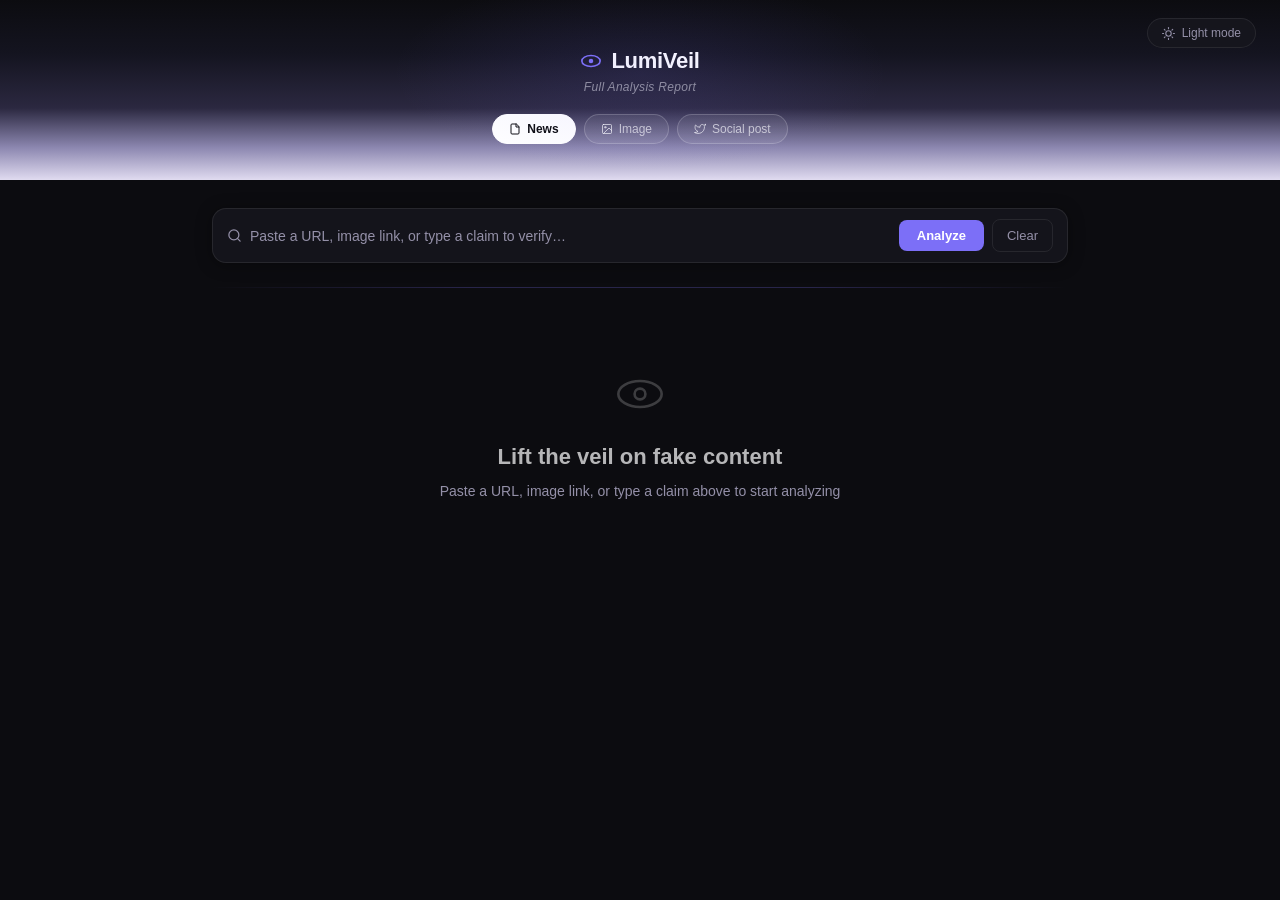
<file: extension/sidebar.html>
<!DOCTYPE html>
<html lang="en">
<head>
  <meta charset="UTF-8" />
  <meta name="viewport" content="width=device-width, initial-scale=1.0"/>
  <title>LumiVeil — Full Report</title>
  <link rel="stylesheet" href="sidebar.css" />
</head>
<body>

  <!-- Theme toggle -->
  <button class="theme-toggle" id="themeToggle">
    <svg width="13" height="13" viewBox="0 0 24 24" fill="none" stroke="currentColor" stroke-width="2" stroke-linecap="round" stroke-linejoin="round">
      <circle cx="12" cy="12" r="5"/><line x1="12" y1="1" x2="12" y2="3"/><line x1="12" y1="21" x2="12" y2="23"/><line x1="4.22" y1="4.22" x2="5.64" y2="5.64"/><line x1="18.36" y1="18.36" x2="19.78" y2="19.78"/><line x1="1" y1="12" x2="3" y2="12"/><line x1="21" y1="12" x2="23" y2="12"/><line x1="4.22" y1="19.78" x2="5.64" y2="18.36"/><line x1="18.36" y1="5.64" x2="19.78" y2="4.22"/>
    </svg>
    <span id="toggleText">Light mode</span>
  </button>

  <!-- Hero header -->
  <div class="hero-header">
    <div class="logo">
      <svg width="22" height="22" viewBox="0 0 24 24" fill="none" stroke="currentColor" stroke-width="1.8" stroke-linecap="round" stroke-linejoin="round">
        <ellipse cx="12" cy="12" rx="10" ry="6"/>
        <circle cx="12" cy="12" r="2.5" fill="currentColor" stroke="none"/>
      </svg>
      LumiVeil
    </div>
    <span class="tagline">Full Analysis Report</span>

    <!-- Content type toggles -->
    <div class="type-toggles" role="group" aria-label="Content type">
      <button class="type-toggle is-active" data-type="url">
        <svg width="12" height="12" viewBox="0 0 24 24" fill="none" stroke="currentColor" stroke-width="2" stroke-linecap="round" stroke-linejoin="round"><path d="M14 2H6a2 2 0 00-2 2v16a2 2 0 002 2h12a2 2 0 002-2V8z"/><polyline points="14 2 14 8 20 8"/></svg>
        News
      </button>
      <button class="type-toggle" data-type="image">
        <svg width="12" height="12" viewBox="0 0 24 24" fill="none" stroke="currentColor" stroke-width="2" stroke-linecap="round" stroke-linejoin="round"><rect x="3" y="3" width="18" height="18" rx="2"/><circle cx="8.5" cy="8.5" r="1.5"/><polyline points="21 15 16 10 5 21"/></svg>
        Image
      </button>
      <button class="type-toggle" data-type="social">
        <svg width="12" height="12" viewBox="0 0 24 24" fill="none" stroke="currentColor" stroke-width="2" stroke-linecap="round" stroke-linejoin="round"><path d="M23 3a10.9 10.9 0 01-3.14 1.53 4.48 4.48 0 00-7.86 3v1A10.66 10.66 0 013 4s-4 9 5 13a11.64 11.64 0 01-7 2c9 5 20 0 20-11.5a4.5 4.5 0 00-.08-.83A7.72 7.72 0 0023 3z"/></svg>
        Social post
      </button>
    </div>
  </div>

  <!-- Search bar -->
  <div class="search-container">
    <div class="search-box">
      <svg class="search-icon" width="15" height="15" viewBox="0 0 24 24" fill="none" stroke="currentColor" stroke-width="2" stroke-linecap="round" stroke-linejoin="round">
        <circle cx="11" cy="11" r="8"/><line x1="21" y1="21" x2="16.65" y2="16.65"/>
      </svg>
      <input type="text" id="searchInput" class="search-input" placeholder="Paste a URL, image link, or type a claim to verify…"/>
      <button id="searchBtn" class="search-btn">Analyze</button>
      <button id="clearBtn" class="clear-btn">Clear</button>
    </div>
  </div>

  <!-- Verdict banner -->
  <div class="verdict-banner" id="verdictBanner" style="display:none">
    <span id="verdictIcon"></span>
    <span id="verdictText">Analyzing content…</span>
  </div>

  <!-- Empty state -->
  <div class="empty-state" id="emptyState">
    <svg class="empty-icon" width="52" height="52" viewBox="0 0 24 24" fill="none" stroke="currentColor" stroke-width="1.2" stroke-linecap="round" stroke-linejoin="round">
      <ellipse cx="12" cy="12" rx="10" ry="6"/>
      <circle cx="12" cy="12" r="2.5"/>
    </svg>
    <h2>Lift the veil on fake content</h2>
    <p>Paste a URL, image link, or type a claim above to start analyzing</p>
  </div>

  <!-- Loading state -->
  <div class="loading-state" id="loadingState">
    <div class="loading-spinner"></div>
    <p>Analyzing content — please wait</p>
  </div>

  <!-- Results -->
  <div class="results-section" id="resultsSection">
    <div class="grid-2">
      <div class="section">
        <h3><span class="h3-left">Trust Score</span><svg class="section-arrow" width="12" height="12" viewBox="0 0 24 24" fill="none" stroke="currentColor" stroke-width="2.5" stroke-linecap="round" stroke-linejoin="round"><polyline points="6 9 12 15 18 9"/></svg></h3>
        <div class="section-preview" id="trustPreview"><span class="preview-dot" id="trustDot"></span><span id="trustPreviewText">Calculating…</span></div>
        <div class="section-content">
          <div class="trust-score-number" id="trustScore">— <span>/ 100</span></div>
          <div class="trust-bar-bg"><div class="trust-bar-fill" id="trustBarFill"></div></div>
          <div class="trust-label" id="trustLabel">Calculating…</div>
        </div>
      </div>
      <div class="section">
        <h3><span class="h3-left">Summary</span><svg class="section-arrow" width="12" height="12" viewBox="0 0 24 24" fill="none" stroke="currentColor" stroke-width="2.5" stroke-linecap="round" stroke-linejoin="round"><polyline points="6 9 12 15 18 9"/></svg></h3>
        <div class="section-preview"><span class="preview-dot" style="background:var(--accent)"></span><span>Hover to read full summary</span></div>
        <div class="section-content"><p id="summaryText" class="body-text">Loading summary…</p></div>
      </div>
    </div>
    <div class="grid-2">
      <div class="section">
        <h3><span class="h3-left">Checks Performed</span><svg class="section-arrow" width="12" height="12" viewBox="0 0 24 24" fill="none" stroke="currentColor" stroke-width="2.5" stroke-linecap="round" stroke-linejoin="round"><polyline points="6 9 12 15 18 9"/></svg></h3>
        <div class="section-preview" id="checksPreview"><span class="preview-dot" style="background:var(--accent)"></span><span id="checksPreviewText">Loading…</span></div>
        <div class="section-content"><ul id="checksList" class="checks-list"><li>Loading checks…</li></ul></div>
      </div>
      <div class="section">
        <h3><span class="h3-left">What is Real</span><svg class="section-arrow" width="12" height="12" viewBox="0 0 24 24" fill="none" stroke="currentColor" stroke-width="2.5" stroke-linecap="round" stroke-linejoin="round"><polyline points="6 9 12 15 18 9"/></svg></h3>
        <div class="section-preview"><span class="preview-dot" style="background:#22c55e"></span><span>Hover to see verified facts</span></div>
        <div class="section-content"><p id="realText" class="body-text">Loading verified facts…</p></div>
      </div>
    </div>
    <div class="grid-1">
      <div class="section">
        <h3><span class="h3-left">Sources Checked</span><svg class="section-arrow" width="12" height="12" viewBox="0 0 24 24" fill="none" stroke="currentColor" stroke-width="2.5" stroke-linecap="round" stroke-linejoin="round"><polyline points="6 9 12 15 18 9"/></svg></h3>
        <div class="section-preview"><span class="preview-dot" style="background:var(--accent)"></span><span>Hover to see all sources</span></div>
        <div class="section-content"><ul id="sourcesList" class="sources-list"><li>Loading sources…</li></ul></div>
      </div>
    </div>
    <div class="footer"><p>Powered by LumiVeil — Lift the veil on fake content</p></div>
  </div>

  <script src="sidebar.js"></script>
</body>
</html>
</file>
<file: extension/sidebar.css>
/* ============================================================
   TOKENS — dark mode default
============================================================ */
:root {
  --void:         #0C0C10;
  --surface:      rgba(23,23,30,0.85);
  --surface-solid:#17171E;
  --border:       rgba(255,255,255,0.08);
  --border-hover: rgba(124,111,247,0.35);
  --accent:       #7C6FF7;
  --text:         #FFFFFF;
  --muted:        #9490A8;
  --bar-bg:       rgba(255,255,255,0.08);
  --scrollbar:    rgba(255,255,255,0.12);
  --card-shadow:  0 2px 16px rgba(0,0,0,0.35);
}

[data-theme="light"] {
  --void:         #F4F3F8;
  --surface:      rgba(255,255,255,0.9);
  --surface-solid:#FFFFFF;
  --border:       rgba(0,0,0,0.08);
  --border-hover: rgba(124,111,247,0.4);
  --accent:       #6C5FE6;
  --text:         #0C0C10;
  --muted:        #6B6880;
  --bar-bg:       rgba(0,0,0,0.08);
  --scrollbar:    rgba(0,0,0,0.15);
  --card-shadow:  0 2px 8px rgba(0,0,0,0.06);
}

/* ============================================================
   RESET
============================================================ */
*, *::before, *::after {
  box-sizing: border-box; margin: 0; padding: 0;
  transition: background-color 0.25s ease, color 0.25s ease, border-color 0.25s ease;
}

body {
  font-family: -apple-system, BlinkMacSystemFont, 'Segoe UI', sans-serif;
  background: var(--void);
  color: var(--text);
  min-height: 100vh;
  -webkit-font-smoothing: antialiased;
}

/* ============================================================
   THEME TOGGLE
============================================================ */
.theme-toggle {
  position: fixed; top: 18px; right: 24px; z-index: 999;
  display: flex; align-items: center; gap: 7px;
  background: rgba(23,23,30,0.8);
  border: 1px solid var(--border); border-radius: 100px;
  padding: 7px 14px; cursor: pointer;
  font-size: 12px; font-family: inherit; font-weight: 500;
  color: var(--muted); backdrop-filter: blur(8px);
  transition: border-color 0.2s, color 0.2s;
}
.theme-toggle:hover { border-color: var(--accent); color: var(--accent); }
[data-theme="light"] .theme-toggle { background: rgba(255,255,255,0.9); }

/* ============================================================
   HERO HEADER — gradient matching landing page
============================================================ */
.hero-header {
  background: linear-gradient(180deg,
    #0C0C10 0%, #141420 30%, #2B2840 60%, #8C87B0 82%, #E0DBF0 100%);
  padding: 48px 40px 36px;
  text-align: center;
  position: relative;
  overflow: hidden;
}
.hero-header::before {
  content: '';
  position: absolute; top: 40%; left: 50%; transform: translate(-50%, -50%);
  width: 500px; height: 200px;
  background: radial-gradient(ellipse, rgba(124,111,247,0.12) 0%, transparent 70%);
  pointer-events: none;
}
[data-theme="light"] .hero-header {
  background: linear-gradient(180deg,
    #2B2840 0%, #6B6690 40%, #B8B3D0 70%, #F0EEF8 100%);
}

.logo {
  display: inline-flex; align-items: center; gap: 9px;
  font-size: 22px; font-weight: 600; color: #fff; letter-spacing: -0.3px;
  margin-bottom: 6px;
}
.logo svg { color: var(--accent); }
.tagline {
  display: block; font-size: 12px; color: rgba(255,255,255,0.5);
  font-style: italic; letter-spacing: 0.3px; margin-bottom: 20px;
}
[data-theme="light"] .tagline { color: rgba(255,255,255,0.7); }

/* Content type toggles */
.type-toggles {
  display: inline-flex; gap: 8px; flex-wrap: wrap; justify-content: center;
}
.type-toggle {
  display: inline-flex; align-items: center; gap: 6px;
  padding: 7px 16px; border-radius: 100px;
  border: 1px solid rgba(255,255,255,0.2);
  background: rgba(255,255,255,0.07);
  font-size: 12px; font-weight: 500; color: rgba(255,255,255,0.65);
  cursor: pointer; font-family: inherit;
  transition: all 0.18s;
}
.type-toggle:hover { background: rgba(255,255,255,0.12); color: #fff; }
.type-toggle.is-active {
  background: #fff; color: #0C0C10; border-color: #fff; font-weight: 600;
}

/* ============================================================
   CONTENT AREA — sits below gradient
============================================================ */
.content-area {
  max-width: 920px; margin: 0 auto; padding: 28px 32px;
}

/* ============================================================
   SEARCH BAR
============================================================ */
.search-container { 
  margin-bottom: 24px; 
  padding: 0 32px; 
  max-width: 920px; 
  margin-left: auto; 
  margin-right: auto; 
  margin-top: 0; 
  padding-top: 28px;
  position: relative;
}
.search-container::after {
  content: '';
  display: block;
  height: 1px;
  background: linear-gradient(90deg, transparent 0%, rgba(124,111,247,0.25) 30%, rgba(124,111,247,0.25) 70%, transparent 100%);
  margin-top: 24px;
}
.search-box {
  display: flex; align-items: center; gap: 8px;
  background: var(--surface);
  border: 1px solid var(--border); border-radius: 14px;
  padding: 10px 14px; backdrop-filter: blur(8px);
  box-shadow: var(--card-shadow); transition: border-color 0.2s;
}
.search-box:focus-within { border-color: rgba(124,111,247,0.5); }
.search-icon { flex-shrink: 0; color: var(--muted); }
.search-input {
  flex: 1; background: transparent; border: none; outline: none;
  font-size: 14px; font-family: inherit; color: var(--text);
}
.search-input::placeholder { color: var(--muted); }
.search-btn {
  background: var(--accent); color: #fff; border: none;
  border-radius: 8px; padding: 8px 18px;
  font-size: 13px; font-weight: 600; font-family: inherit;
  cursor: pointer; flex-shrink: 0; transition: background 0.2s;
}
.search-btn:hover { background: #6A5FE0; }
.search-btn:disabled { opacity: 0.45; cursor: not-allowed; }
.clear-btn {
  background: transparent; color: var(--muted);
  border: 1px solid var(--border); border-radius: 8px; padding: 8px 14px;
  font-size: 13px; font-family: inherit; cursor: pointer; flex-shrink: 0;
  transition: all 0.2s;
}
.clear-btn:hover { color: var(--text); border-color: rgba(255,255,255,0.2); }

/* ============================================================
   VERDICT BANNER
============================================================ */
.verdict-banner {
  display: flex; align-items: center; gap: 14px;
  padding: 16px 22px; border-radius: 12px; margin: 0 32px 24px;
  max-width: 856px; margin-left: auto; margin-right: auto;
  font-size: 17px; font-weight: 600; letter-spacing: 0.2px;
}
.verdict-fake  { background: rgba(239,68,68,0.08);  border: 1px solid rgba(239,68,68,0.3);  color: #EF4444; }
.verdict-real  { background: rgba(34,197,94,0.08);  border: 1px solid rgba(34,197,94,0.3);  color: #22C55E; }
.verdict-mixed { background: rgba(245,158,11,0.08); border: 1px solid rgba(245,158,11,0.3); color: #F59E0B; }
.verdict-unverified { background: rgba(148,144,168,0.08); border: 1px solid rgba(148,144,168,0.3); color: #9490A8; }

/* ============================================================
   EMPTY STATE
============================================================ */
.empty-state { text-align: center; padding: 56px 20px; color: var(--muted); }
.empty-icon { margin: 0 auto 20px; opacity: 0.2; color: var(--text); }
.empty-state h2 {
  font-size: 22px; font-weight: 600; color: var(--text);
  margin-bottom: 10px; opacity: 0.7;
}
.empty-state p { font-size: 14px; color: var(--muted); line-height: 1.6; }

/* ============================================================
   LOADING STATE
============================================================ */
.loading-state { text-align: center; padding: 56px 20px; display: none; }
.loading-state.visible { display: block; }
.loading-spinner {
  width: 36px; height: 36px; border: 2.5px solid var(--border);
  border-top-color: var(--accent); border-radius: 50%;
  animation: spin 0.7s linear infinite; margin: 0 auto 16px;
}
@keyframes spin { to { transform: rotate(360deg); } }
.loading-state p { font-size: 14px; color: var(--muted); }

/* ============================================================
   CONTENT AREA — sits below gradient
============================================================ */
.results-section { display: none; padding: 0 32px; max-width: 920px; margin: 0 auto; }
.results-section.visible { display: block; }
.results-section::before {
  content: '';
  display: block;
  height: 1px;
  background: linear-gradient(90deg, transparent 0%, rgba(124,111,247,0.4) 30%, rgba(124,111,247,0.4) 70%, transparent 100%);
  margin-bottom: 24px;
}
.grid-2 { display: grid; grid-template-columns: 1fr 1fr; gap: 14px; margin-bottom: 14px; }
.grid-1 { display: grid; grid-template-columns: 1fr; gap: 14px; margin-bottom: 14px; }

/* ============================================================
   SECTION CARDS
============================================================ */
.section {
  background: var(--surface); 
  border: 1px solid rgba(124,111,247,0.18);
  border-radius: 14px; padding: 16px 20px;
  box-shadow: var(--card-shadow), 0 0 0 1px rgba(124,111,247,0.06), inset 0 1px 0 rgba(124,111,247,0.08);
  cursor: pointer; overflow: hidden;
  backdrop-filter: blur(8px); transition: border-color 0.2s, box-shadow 0.2s;
}
.section:hover { 
  border-color: rgba(124,111,247,0.45);
  box-shadow: var(--card-shadow), 0 0 16px rgba(124,111,247,0.1), inset 0 1px 0 rgba(124,111,247,0.12);
}
.section h3 {
  display: flex; align-items: center; justify-content: space-between;
  font-size: 10px; font-weight: 700; text-transform: uppercase;
  letter-spacing: 1.5px; color: var(--muted);
}
.h3-left { display: flex; align-items: center; gap: 7px; }
.h3-left::before {
  content: ''; display: inline-block; width: 3px; height: 11px;
  background: var(--accent); border-radius: 2px; flex-shrink: 0;
}
.section-arrow { color: var(--muted); transition: transform 0.3s ease, color 0.2s; flex-shrink: 0; }
.section:hover .section-arrow { transform: rotate(180deg); color: var(--accent); }
.section-content {
  max-height: 0; overflow: hidden; opacity: 0; margin-top: 0;
  transition: max-height 0.4s ease, opacity 0.3s ease, margin-top 0.3s ease;
}
.section:hover .section-content { max-height: 500px; opacity: 1; margin-top: 14px; }
.section-preview {
  display: flex; align-items: center; gap: 7px;
  font-size: 12px; font-weight: 500; color: var(--muted); margin-top: 7px;
}
.preview-dot { width: 6px; height: 6px; border-radius: 50%; flex-shrink: 0; }
.body-text { font-size: 14px; color: var(--muted); line-height: 1.7; }

/* ============================================================
   TRUST SCORE
============================================================ */
.trust-score-number {
  font-size: 52px; font-weight: 600; color: var(--text);
  line-height: 1; margin-bottom: 14px; letter-spacing: -1px;
}
.trust-score-number span { font-size: 16px; color: var(--muted); font-weight: 400; }
.trust-bar-bg { background: var(--bar-bg); border-radius: 100px; height: 5px; overflow: hidden; margin-bottom: 7px; }
.trust-bar-fill { height: 5px; border-radius: 100px; width: 0%; transition: width 1.2s ease; }
.trust-high   { background: #22C55E; }
.trust-medium { background: #F59E0B; }
.trust-low    { background: #EF4444; }
.trust-label  { font-size: 11px; color: var(--muted); }

/* ============================================================
   CHECKS & SOURCES LISTS
============================================================ */
.checks-list {
  list-style: none; display: flex; flex-direction: column; gap: 0;
  max-height: 220px; overflow-y: auto;
}
.checks-list::-webkit-scrollbar { width: 3px; }
.checks-list::-webkit-scrollbar-thumb { background: var(--scrollbar); border-radius: 2px; }
.checks-list li {
  font-size: 13px; color: var(--muted); display: flex; align-items: flex-start;
  gap: 8px; line-height: 1.5; padding: 8px 0; border-bottom: 1px solid var(--border);
}
.checks-list li:last-child { border-bottom: none; }
.sources-list { list-style: none; display: flex; flex-direction: column; gap: 0; }
.sources-list li {
  font-size: 13px; font-weight: 500; color: var(--accent);
  display: flex; align-items: center; gap: 8px;
  padding: 8px 0; border-bottom: 1px solid var(--border);
}
.sources-list li:last-child { border-bottom: none; }
.sources-list li a {
  color: inherit; text-decoration: none; overflow-wrap: anywhere;
}
.sources-list li a:hover { text-decoration: underline; }
.sources-list li::before {
  content: ''; width: 5px; height: 5px; border-radius: 50%;
  background: var(--accent); flex-shrink: 0;
}

/* ============================================================
   FOOTER
============================================================ */
.footer {
  text-align: center; margin-top: 28px; padding: 20px 32px;
  border-top: 1px solid var(--border);
  font-size: 11px; color: var(--muted); letter-spacing: 0.4px;
}
</file>
